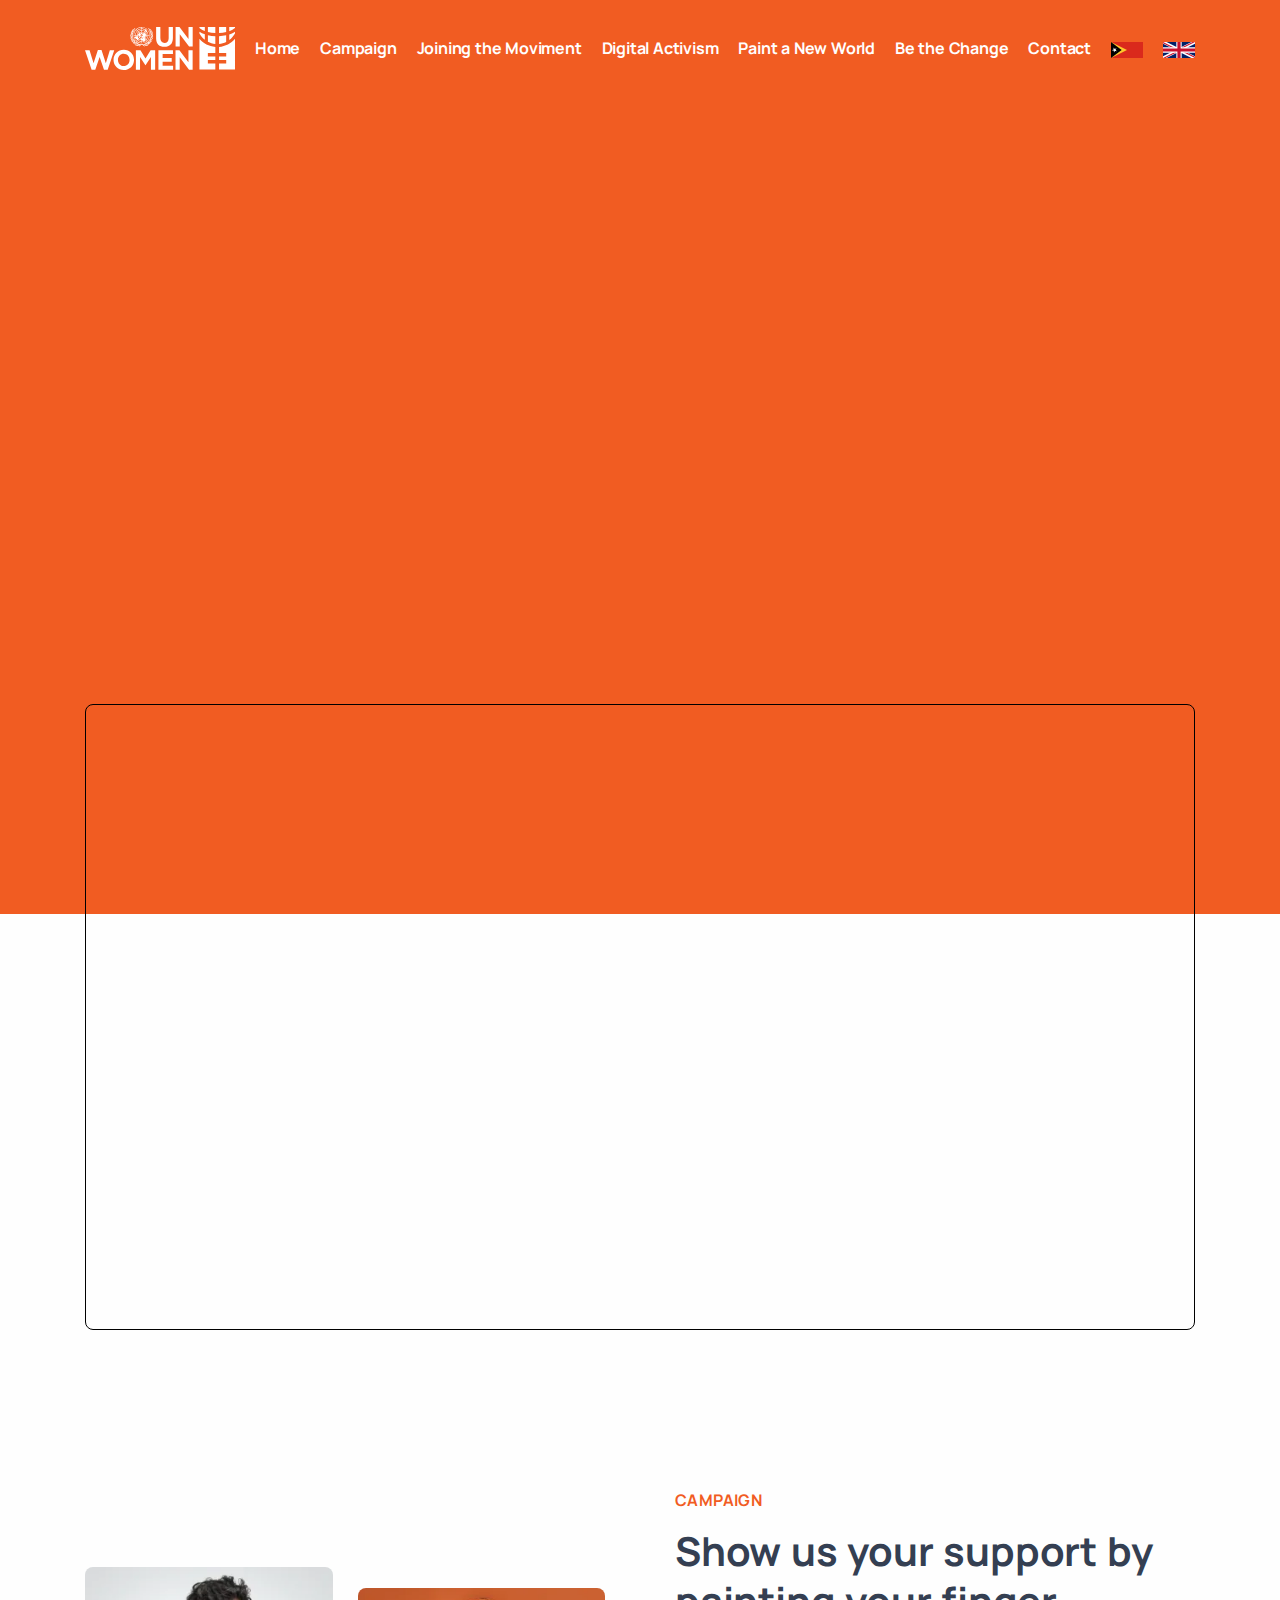
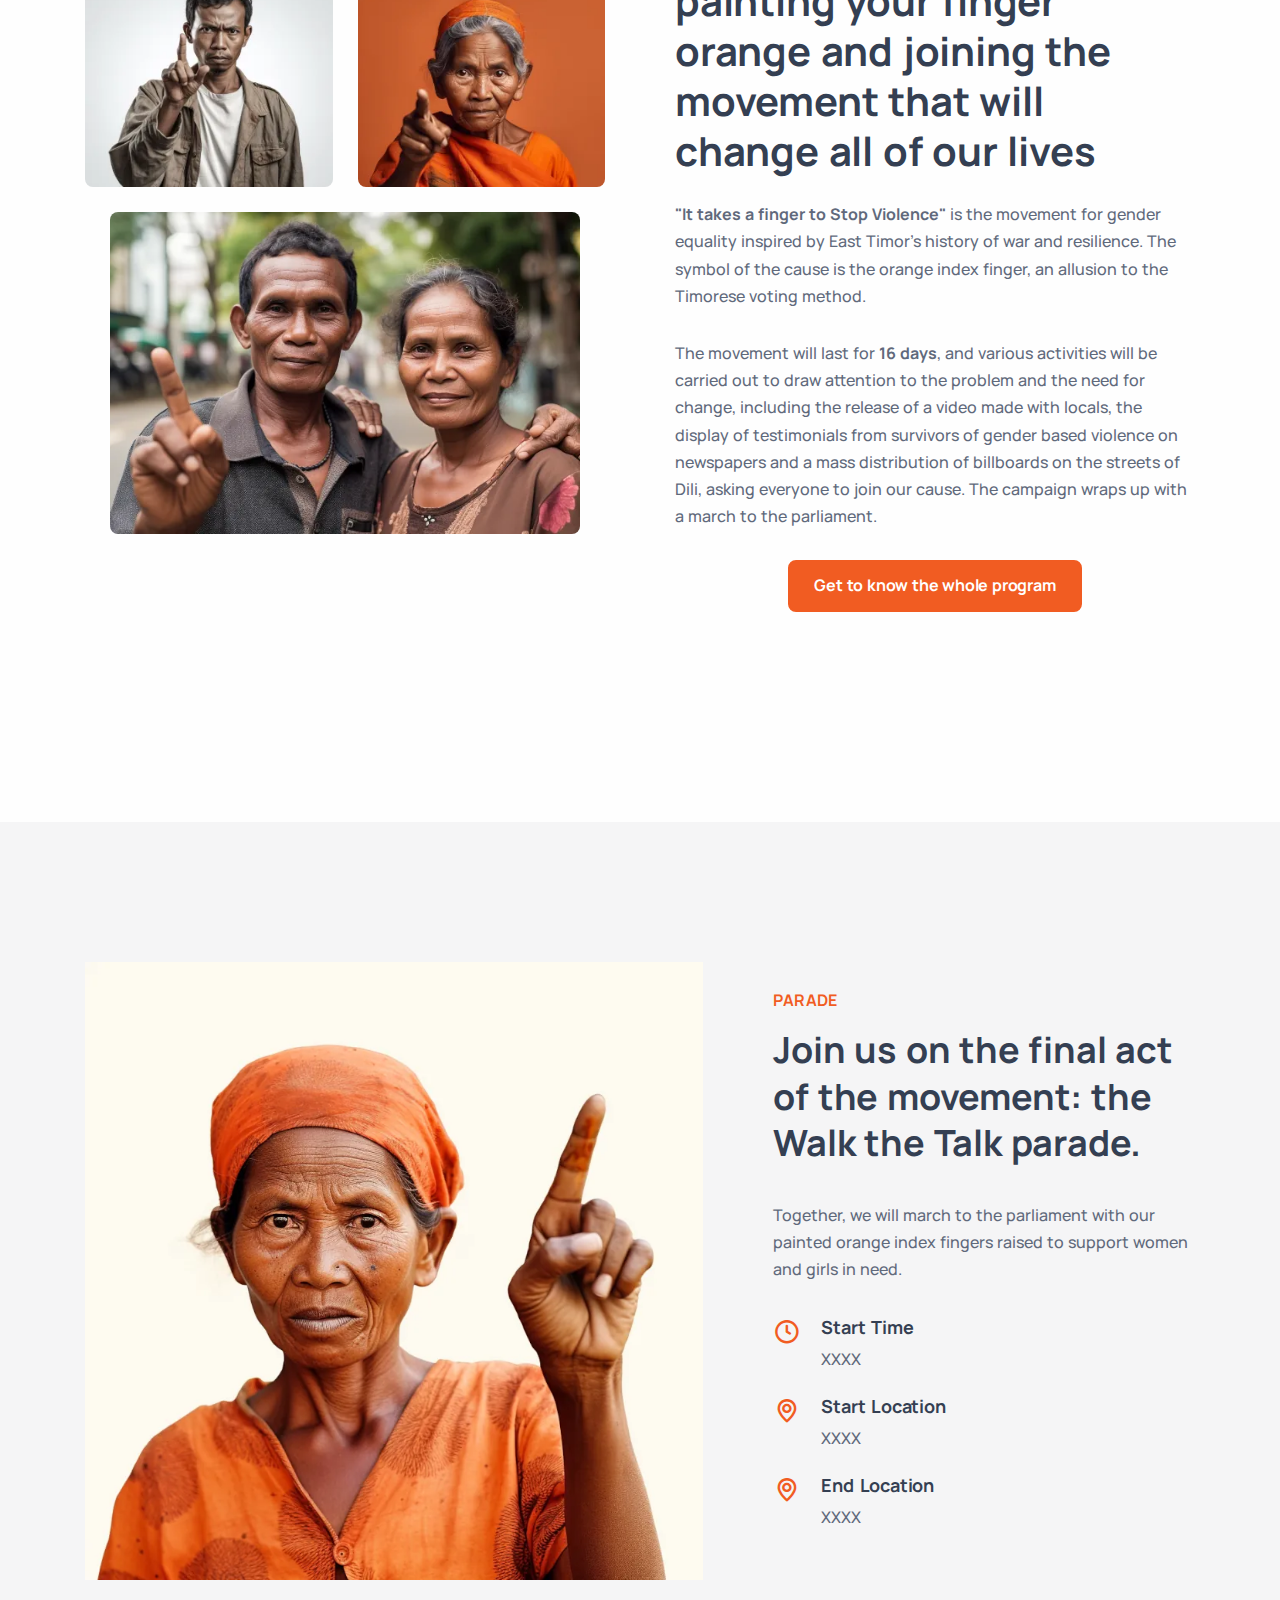
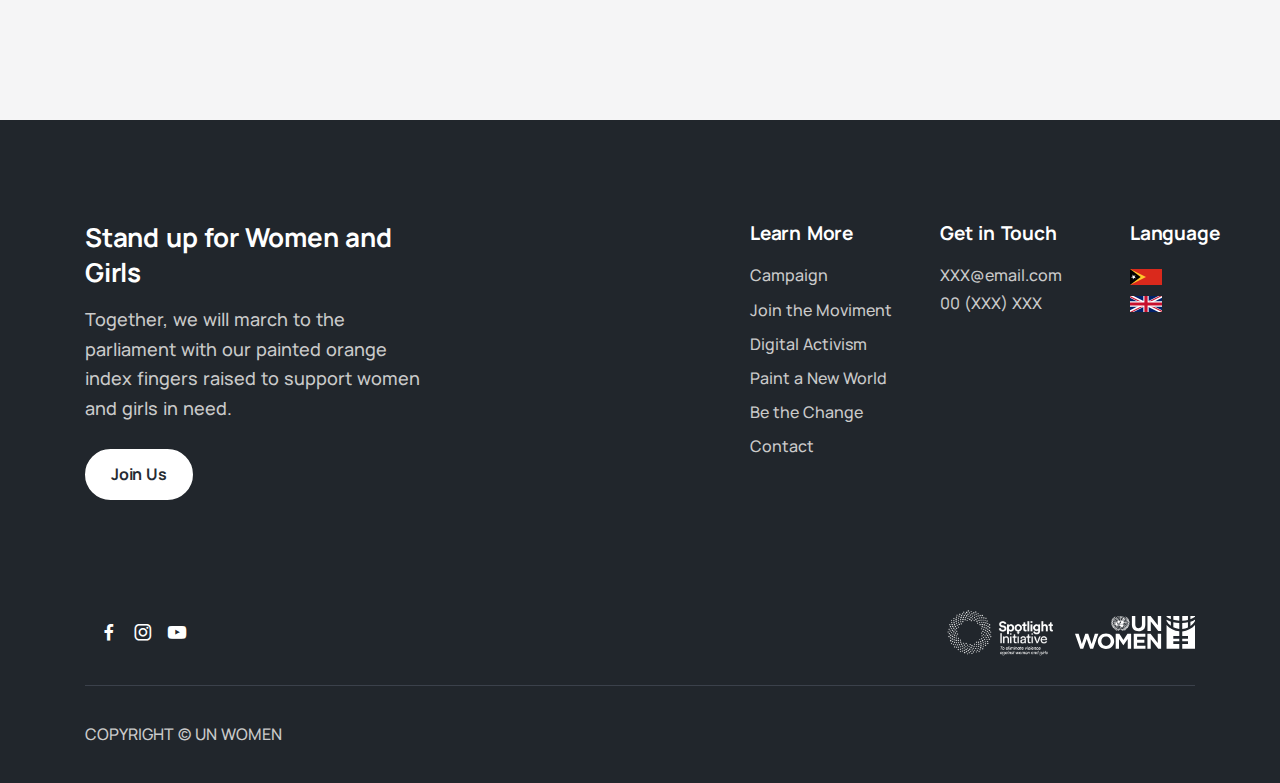
<file: index.html>
<!DOCTYPE html>
<html lang="en">

<head>
  <meta charset="utf-8">
  <meta name="viewport" content="width=device-width, initial-scale=1.0">
  <meta name="description" content="">
  <meta name="keywords" content="">
  <meta name="author" content="">
  <title>UN WOMEN</title>
  <link rel="stylesheet" href="./assets/css/plugins.css">
  <link rel="stylesheet" href="./assets/css/style.css">
</head>

<body class="box-layout">
  <div class="content-wrapper bg-light">
    <header class="position-absolute w-100 pt-1">
      <nav class="navbar navbar-expand-lg classic transparent navbar-dark caret-none">
        <div class="container flex-lg-row flex-nowrap align-items-center">
          <div class="navbar-brand w-100">
            <a href="index.html">
              <img src="assets/img/un-women-logo-no-tag-white-en.svg" alt="">
            </a>
          </div>
          <div class="navbar-collapse offcanvas offcanvas-nav offcanvas-start">
            <div class="offcanvas-header d-lg-none">
              <h3 class="text-white fs-30 mb-0"><img src="assets/img/un-women-logo-no-tag-white-en.svg" alt=""></h3>
              <button type="button" class="btn-close btn-close-white" data-bs-dismiss="offcanvas" aria-label="Close"></button>
            </div>
            <div class="offcanvas-body ms-lg-auto d-flex flex-column h-100">
              <ul class="navbar-nav">
                <li class="nav-item">
                  <a class="nav-link" href="index.html">Home</a>
                </li>
                <li class="nav-item">
                  <a class="nav-link" href="campaign.html">Campaign</a>
                </li>
                <li class="nav-item">
                  <a class="nav-link" href="joining-the-moviment.html">Joining the Moviment</a>
                </li>
                <li class="nav-item">
                  <a class="nav-link" href="digital-activism.html">Digital Activism</a>
                </li>
                <li class="nav-item">
                  <a class="nav-link" href="paint-a-new-world.html">Paint a New World</a>
                </li>
                <li class="nav-item">
                  <a class="nav-link" href="be-the-change.html">Be the Change</a>
                </li>
                <li class="nav-item">
                  <a class="nav-link" href="contact.html">Contact</a>
                </li>
                <li class="nav-item">
                  <a class="nav-link" href="#">
                    <img src="assets/img/timor-leste.svg" alt="">
                  </a>                  
                </li>
                <li class="nav-item">
                  <a class="nav-link" href="#">
                    <img src="assets/img/english.svg" alt="">
                  </a>
                </li>
              </ul>
              <!-- /.navbar-nav -->
            </div>
            <!-- /.offcanvas-body -->
          </div>
          <!-- /.navbar-collapse -->
          <div class="navbar-other ms-lg-4">
            <ul class="navbar-nav flex-row align-items-center ms-auto">
              <li class="nav-item d-lg-none">
                <button class="hamburger offcanvas-nav-btn"><span></span></button>
              </li>
            </ul>
            <!-- /.navbar-nav -->
          </div>
          <!-- /.navbar-other -->
        </div>
        <!-- /.container -->
      </nav>
      <!-- /.navbar -->
    </header>
    <!-- /header -->
    <main>
      <section class="wrapper bg-orange">
        <div class="container pt-17 pt-md-19 pb-21 pb-lg-23 text-center">
          <div class="row">
            <div class="col-lg-10 col-xl-9 col-xxl-8 mx-auto" data-cues="zoomIn" data-group="page-title" data-interval="-200" data-delay="500">
              <h2 class="h6 text-uppercase ls-xl text-white mb-5">Zero tolerance for violence against women and girls</h2>
              <h1 class="display-1 fs-68 lh-xxs mb-8 text-white">We are the Timorese and we are standing up for Women’s Rights!</h1>
              <div class="d-flex justify-content-center mb-4" data-cues="zoomIn" data-group="page-title-buttons" data-delay="900">
                <span><a href="campaign.html" class="btn btn-lg btn-white">Stand Up with Us</a></span>
              </div>
            </div>
            <!-- /column -->
          </div>
          <!-- /.row -->
        </div>
        <!-- /.container -->
      </section>
      <!-- /section -->
      <section class="wrapper bg-light">
        <div class="container py-15 py-md-17 position-relative">
          <figure class="rounded mt-n21 mt-lg-n23 mb-16 mb-md-18 position-relative border-black-s" data-cues="fadeIn" data-delay="250">
            <a href="https://www.youtube.com/watch?v=vTaGjUdF_wg" class="btn btn-circle btn-white btn-play ripple mx-auto position-absolute" style="top:50%; left: 50%; transform: translate(-50%,-50%); z-index:3;" data-glightbox><i class="icn-caret-right"></i></a>
            <video class="w-100 rounded caption-overlay d-block" poster="./assets/img/photos/un-women-video-cover.jpg" src="https://www.youtube.com/watch?v=vTaGjUdF_wg" autoplay loop playsinline muted></video>
          </figure>
          <div class="row gy-10 gy-sm-13 gx-md-8 gx-xl-12 align-items-center mb-10 mb-md-12">
            <div class="col-lg-6">
              <div class="row gx-md-5 gy-5">
                <div class="col-md-6">
                  <figure class="rounded"><img src="./assets/img/photos/home-img-1.webp" alt=""></figure>
                </div>
                <!--/column -->
                <div class="col-md-6 align-self-end">
                  <figure class="rounded"><img src="./assets/img/photos/home-img-2.webp"  alt=""></figure>
                </div>
                <!--/column -->
                <div class="col-12">
                  <figure class="rounded mx-md-5"><img src="./assets/img/photos/home-img-3.webp" alt=""></figure>
                </div>
                <!--/column -->
              </div>
              <!--/.row -->
            </div>
            <!--/column -->
            <div class="col-lg-6">
              <h2 class="fs-16 text-uppercase text-primary mb-3">Campaign</h2>
              <h3 class="display-3 mb-5">Show us your support by painting your finger orange and joining the movement that will change all of our lives</h3>
              <p class="mb-6"><strong>"It takes a finger to Stop Violence"</strong> is the movement for gender equality inspired by East Timor’s history of war and resilience. The symbol of the cause is the orange index finger, an allusion to the Timorese voting method.</p>
              <div class="mb-6">The movement will last for <strong>16 days</strong>, and various activities will be carried out to draw attention to the problem and the need for change, including the release of a video made with locals, the display of testimonials from survivors of gender based violence on newspapers and a mass distribution of billboards on the streets of Dili, asking everyone to join our cause. The campaign wraps up with a march to the parliament.</div>
              <div class="text-center"><a href="joining-the-moviment.html" class="btn btn-primary">Get to know the whole program</a></div>
              <!--/.row -->
            </div>
            <!--/column -->
          </div>
          <!--/.row -->
        </div>
        <!-- /.container -->
      </section>
      <!-- /section -->
      <section class="wrapper bg-soft-ash">
        <div class="container py-14 py-md-17">
          <div class="row gx-lg-8 gx-xl-12 gy-10 align-items-center">
            <div class="col-lg-7">
              <figure><img class="w-auto" src="./assets/img/photos/home-parade.webp" alt="" /></figure>
            </div>
            <!--/column -->
            <div class="col-lg-5">
              <h2 class="fs-16 text-uppercase text-primary mb-3">Parade</h2>
              <h3 class="display-4 mb-7">Join us on the final act of the movement: the Walk the Talk parade.</h3>
              <p class="mb-6">Together, we will march to the parliament with our painted orange index fingers raised to support women and girls in need.</p>
              <div class="d-flex flex-row">
                <div>
                  <div class="icon text-primary fs-28 me-4 mt-n1"> <i class="uil uil-clock"></i> </div>
                </div>
                <div>
                  <h5 class="mb-1">Start Time</h5>
                  <p>XXXX</p>
                </div>
              </div>
              <div class="d-flex flex-row">
                <div>
                  <div class="icon text-primary fs-28 me-4 mt-n1"> <i class="uil uil-map-marker"></i> </div>
                </div>
                <div>
                  <h5 class="mb-1">Start Location</h5>
                  <address>XXXX</address>
                </div>
              </div>
              <div class="d-flex flex-row">
                <div>
                  <div class="icon text-primary fs-28 me-4 mt-n1"> <i class="uil uil-map-marker"></i> </div>
                </div>
                <div>
                  <h5 class="mb-1">End Location</h5>
                  <address>XXXX</address>
                </div>
              </div>
            </div>
            <!--/column -->
          </div>
          <!--/.row -->
        </div>
        <!-- /.container -->
      </section>
      <!-- /section -->
    </main>
  </div>
  <!-- /.content-wrapper -->
  

<footer class="bg-dark text-inverse">
  <div class="container pt-13 pt-md-15 pb-7">
    <div class="row gy-6 gy-lg-0">
      <div class="col-md-4">
        <div class="widget">
          <h3 class="h2 mb-3 text-white">Stand up for Women and Girls</h3>
          <p class="lead mb-5">Together, we will march to the parliament with our painted orange index fingers raised to support women and girls in need.</p>
          <a href="joining-the-moviment.html" class="btn btn-white  rounded-pill">Join Us</a>
        </div>
        <!-- /.widget -->
      </div>
      <!-- /column -->
      <div class="col-md-4 offset-md-3 col-lg-2">
        <div class="widget">
          <h4 class="widget-title text-white mb-3">Learn More</h4>
          <ul class="list-unstyled  mb-0">
            <li><a href="campaign.html">Campaign</a></li>
            <li><a href="joining-the-moviment.html">Join the Moviment</a></li>
            <li><a href="digital-activism.html">Digital Activism</a></li>
            <li><a href="paint-a-new-world.html">Paint a New World</a></li>
            <li><a href="be-the-change.html">Be the Change</a></li>
            <li><a href="contact.html">Contact</a></li>
          </ul>
        </div>
        <!-- /.widget -->
      </div>
      <!-- /column -->
      <div class="col-md-4 col-lg-2">
        <div class="widget">
          <h4 class="widget-title text-white mb-3">Get in Touch</h4>
          <a href="mailto:first.last@email.com">XXX@email.com</a><br /> 00 (XXX) XXX
        </div>
        <!-- /.widget -->
      </div>
      <!-- /column -->
      <div class="col-md-1">
        <div class="widget">
          <h4 class="widget-title text-white mb-3">Language</h4>
          <a href="#"><img src="assets/img/timor-leste.svg" alt=""></a><br />
          <a href="#"><img src="assets/img/english.svg" alt=""></a>
        </div>
        <!-- /.widget -->
      </div>
      <!-- /column -->
    </div>
    <!--/.row -->
    <div class="d-md-flex align-items-center justify-content-between mt-md-15">
      <nav class="nav social social-white text-md-end">
        <a href="#"><i class="uil uil-facebook-f"></i></a>
        <a href="#"><i class="uil uil-instagram"></i></a>
        <a href="#"><i class="uil uil-youtube"></i></a>
      </nav>
      <div class="footer-logos gap-3 d-flex flex-row flex-wrap align-items-center">
        <img src="assets/img/spotlight-initiative-white.webp" alt="">
        <a href="index.html"><img src="assets/img/un-women-logo-no-tag-white-en.svg" alt=""></a>
      </div>
      <!-- /.social -->
    </div>
    <hr class="mt-13 mt-md-4 mb-7" />
    <p class="mb-2 mb-lg-0 text-right">COPYRIGHT © UN WOMEN</p>
  </div>
  <!-- /.container -->
</footer>
 
  <script src="./assets/js/plugins.js"></script>
  <script src="./assets/js/theme.js"></script>
</body>

</html>
</file>
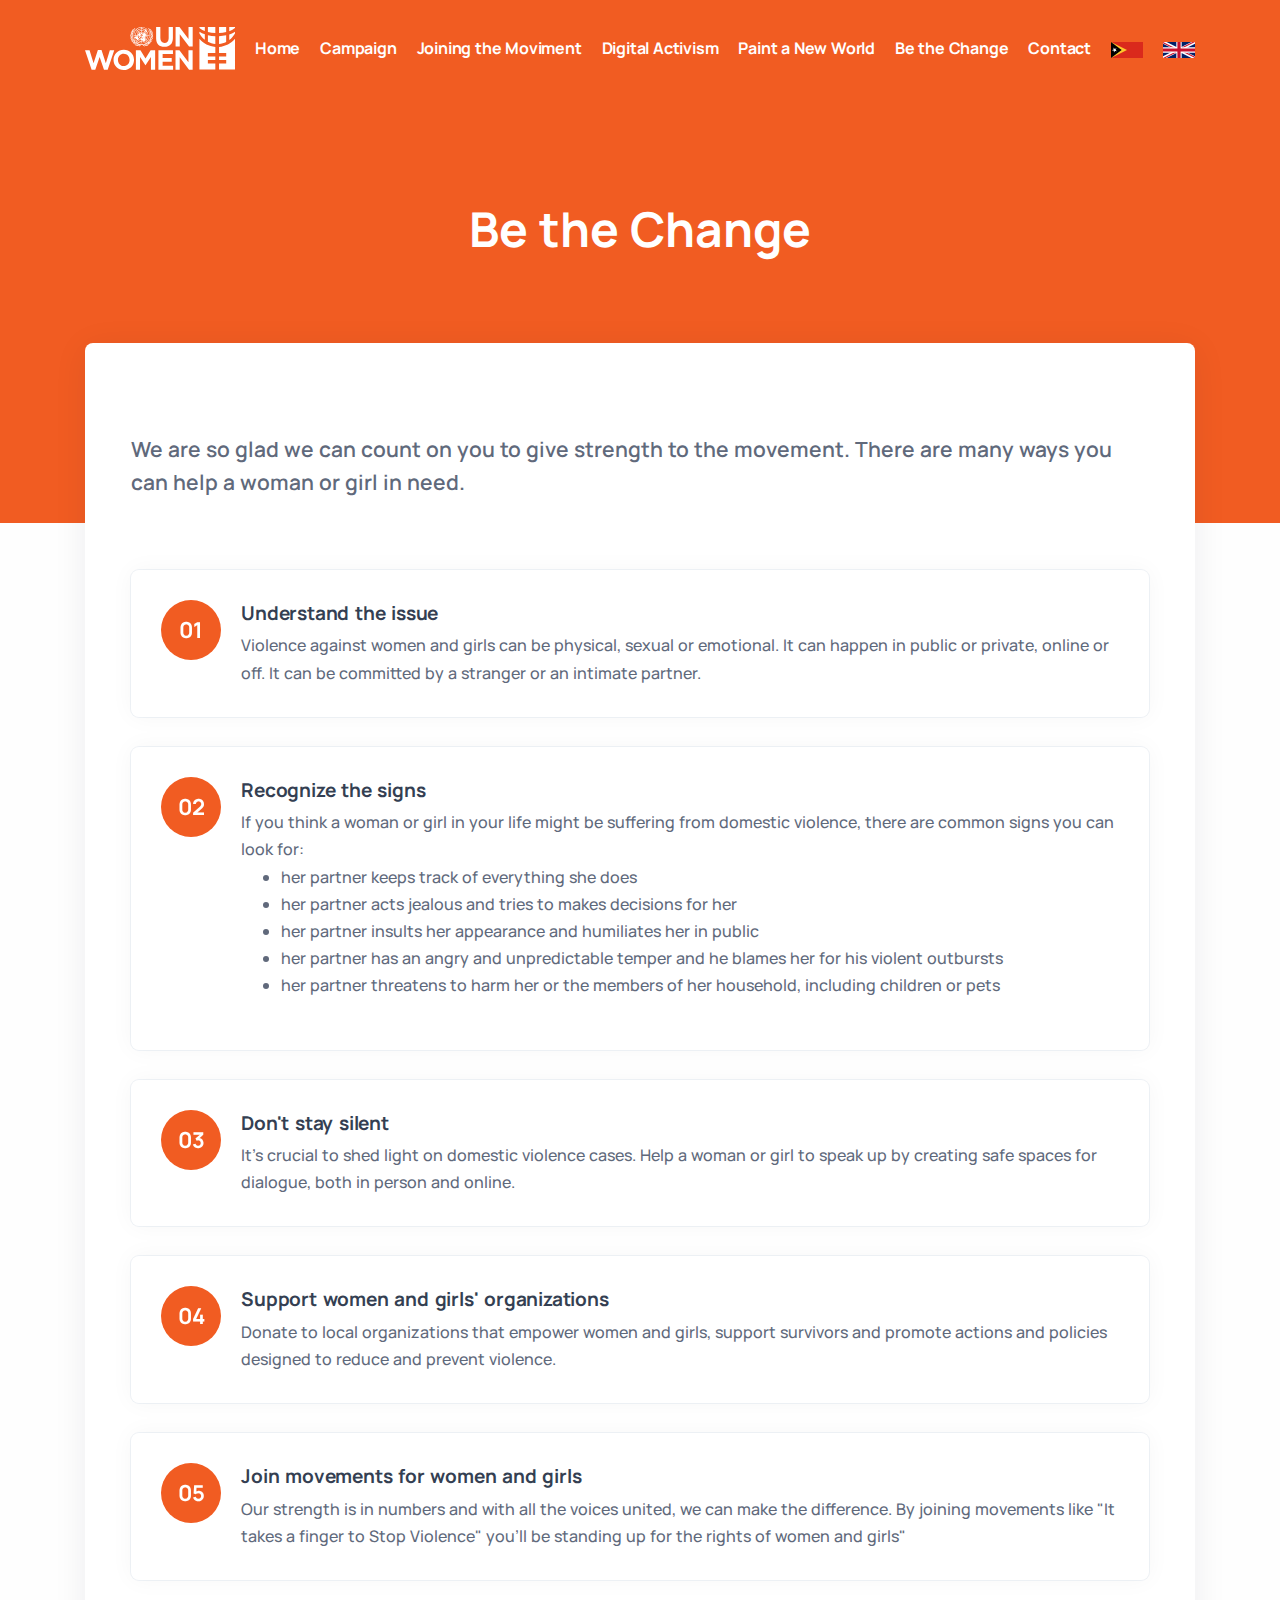
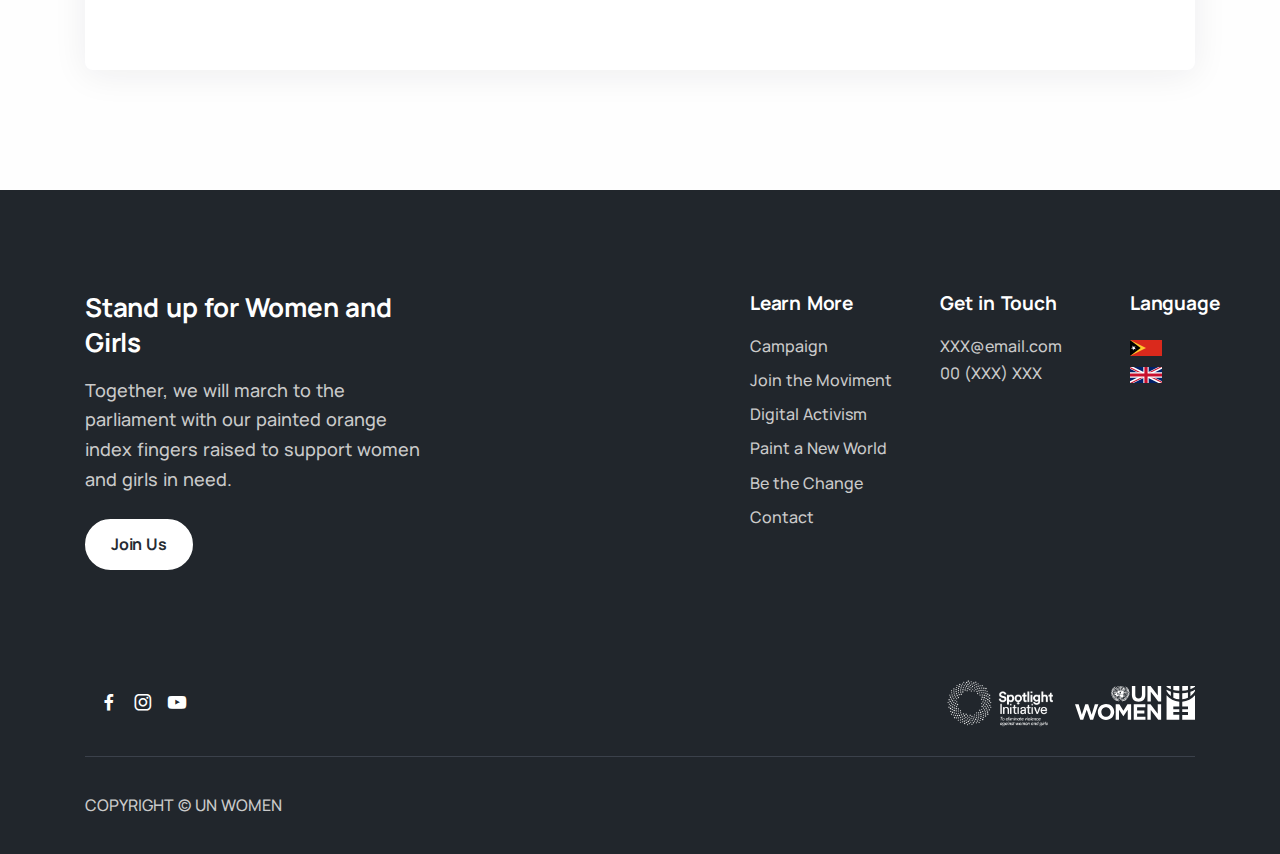
<file: be-the-change.html>
<!DOCTYPE html>
<html lang="en">

<head>
  <meta charset="utf-8">
  <meta name="viewport" content="width=device-width, initial-scale=1.0">
  <meta name="description" content="">
  <meta name="keywords" content="">
  <meta name="author" content="">
  <title>UN WOMAN</title>
  <link rel="shortcut icon" href="./assets/img/favicon.png">
  <link rel="stylesheet" href="./assets/css/plugins.css">
  <link rel="stylesheet" href="./assets/css/style.css">
</head>

<body class="box-layout">
  <div class="content-wrapper bg-light">
    <header class="position-absolute w-100 pt-1">
      <nav class="navbar navbar-expand-lg classic transparent navbar-dark caret-none">
        <div class="container flex-lg-row flex-nowrap align-items-center">
          <div class="navbar-brand w-100">
            <a href="index.html">
              <img src="assets/img/un-women-logo-no-tag-white-en.svg" alt="">
            </a>
          </div>
          <div class="navbar-collapse offcanvas offcanvas-nav offcanvas-start">
            <div class="offcanvas-header d-lg-none">
              <h3 class="text-white fs-30 mb-0"><img src="assets/img/un-women-logo-no-tag-white-en.svg" alt=""></h3>
              <button type="button" class="btn-close btn-close-white" data-bs-dismiss="offcanvas" aria-label="Close"></button>
            </div>
            <div class="offcanvas-body ms-lg-auto d-flex flex-column h-100">
              <ul class="navbar-nav">
                <li class="nav-item">
                  <a class="nav-link" href="index.html">Home</a>
                </li>
                <li class="nav-item">
                  <a class="nav-link" href="campaign.html">Campaign</a>
                </li>
                <li class="nav-item">
                  <a class="nav-link" href="joining-the-moviment.html">Joining the Moviment</a>
                </li>
                <li class="nav-item">
                  <a class="nav-link" href="digital-activism.html">Digital Activism</a>
                </li>
                <li class="nav-item">
                  <a class="nav-link" href="paint-a-new-world.html">Paint a New World</a>
                </li>
                <li class="nav-item">
                  <a class="nav-link" href="be-the-change.html">Be the Change</a>
                </li>
                <li class="nav-item">
                  <a class="nav-link" href="contact.html">Contact</a>
                </li>
                <li class="nav-item">
                  <a class="nav-link" href="#">
                    <img src="assets/img/timor-leste.svg" alt="">
                  </a>                  
                </li>
                <li class="nav-item">
                  <a class="nav-link" href="#">
                    <img src="assets/img/english.svg" alt="">
                  </a>
                </li>
              </ul>
              <!-- /.navbar-nav -->
            </div>
            <!-- /.offcanvas-body -->
          </div>
          <!-- /.navbar-collapse -->
          <div class="navbar-other ms-lg-4">
            <ul class="navbar-nav flex-row align-items-center ms-auto">
              <li class="nav-item d-lg-none">
                <button class="hamburger offcanvas-nav-btn"><span></span></button>
              </li>
            </ul>
            <!-- /.navbar-nav -->
          </div>
          <!-- /.navbar-other -->
        </div>
        <!-- /.container -->
      </nav>
      <!-- /.navbar -->
    </header>
    <!-- /header -->
    <main>
      <section class="wrapper bg-orange">
          <div class="container pt-18 pt-md-20 pb-21 pb-md-21 text-center">
              <div class="row">
                <div class="col-sm-10 col-md-8 col-lg-6 col-xl-6 col-xxl-5 mx-auto">
                  <h1 class="display-1 text-white mb-3">Be the Change</h1>
                </div>
                <!-- /column -->
              </div>
              <!-- /.row -->
            </div>
            <!-- /.container -->
      </section>
      <!-- /section -->
      <section class="wrapper bg-light">
        <div class="container pb-14 pb-md-16">
          <div class="row">
            <div class="col mt-n19">
              <div class="card shadow-lg">
                <div class="col-11 mx-auto pt-14 pb-14">
                    <div class="lead fs-lg pb-10">
                      <p class="fw-semibold">We are so glad we can count on you to give strength to the movement. There are many ways you can help a woman or girl in need.</p>                 
                    </div>
                    <div class="card">
                      <div class="card-body p-6">
                        <div class="d-flex flex-row">
                          <div>
                            <span class="icon btn btn-circle btn-lg bg-orange pe-none me-4"><span class="number text-white">01</span></span>
                          </div>
                          <div>
                            <h4 class="mb-1">Understand the issue</h4>
                            <p class="mb-0">Violence against women and girls can be physical, sexual or emotional. It can happen in public or private, online or off. It can be committed by a stranger or an intimate partner.</p>
                          </div>
                        </div>
                      </div>
                      <!--/.card-body -->
                    </div>
                      <!--/.card -->
                    <div class="card mt-6">
                      <div class="card-body p-6">
                        <div class="d-flex flex-row">
                          <div>
                            <span class="icon btn btn-circle btn-lg bg-orange pe-none me-4"><span class="number text-white">02</span></span>
                          </div>
                          <div>
                            <h4 class="mb-1">Recognize the signs</h4>
                            <p class="mb-0">If you think a woman or girl in your life might be suffering from domestic violence, there are common signs you can look for:</p>
                            <ul>
                              <li>her partner keeps track of everything she does</li>
                              <li>her partner acts jealous and tries to makes decisions for her</li>
                              <li>her partner insults her appearance and humiliates her in public</li>
                              <li>her partner has an angry and unpredictable temper and he blames her for his violent outbursts</li>
                              <li>her partner threatens to harm her or the members of her household, including children or pets</li>
                            </ul>                            
                          </div>
                        </div>
                      </div>
                      <!--/.card-body -->
                    </div>
                      <!--/.card -->
                    <div class="card mt-6">
                      <div class="card-body p-6">
                        <div class="d-flex flex-row">
                          <div>
                            <span class="icon btn btn-circle btn-lg bg-orange pe-none me-4"><span class="number text-white">03</span></span>
                          </div>
                          <div>
                            <h4 class="mb-1">Don't stay silent</h4>
                            <p class="mb-0">It's crucial to shed light on domestic violence cases. Help a woman or girl to speak up by creating safe spaces for dialogue, both in person and online.</p>                           
                          </div>
                        </div>
                      </div>
                      <!--/.card-body -->
                    </div>
                      <!--/.card -->
                    <div class="card mt-6">
                      <div class="card-body p-6">
                        <div class="d-flex flex-row">
                          <div>
                            <span class="icon btn btn-circle btn-lg bg-orange pe-none me-4"><span class="number text-white">04</span></span>
                          </div>
                          <div>
                            <h4 class="mb-1">Support women and girls' organizations</h4>
                            <p class="mb-0">Donate to local organizations that empower women and girls, support survivors and promote actions and policies designed to reduce and prevent violence.</p>                           
                          </div>
                        </div>
                      </div>
                      <!--/.card-body -->
                    </div>
                      <!--/.card --> 
                    <div class="card mt-6">
                      <div class="card-body p-6">
                        <div class="d-flex flex-row">
                          <div>
                            <span class="icon btn btn-circle btn-lg bg-orange pe-none me-4"><span class="number text-white">05</span></span>
                          </div>
                          <div>
                            <h4 class="mb-1">Join movements for women and girls</h4>
                            <p class="mb-0">Our strength is in numbers and with all the voices united, we can make the difference. By joining movements like "It takes a finger to Stop Violence" you'll be standing up for the rights of women and girls"</p>                           
                          </div>
                        </div>
                      </div>
                      <!--/.card-body -->
                    </div>
                      <!--/.card -->                     
                    
                </div>
                  <!-- /column -->
              </div>
              <!-- /.card -->
            </div>
            <!-- /column -->
          </div>
          <!-- /.row -->
        </div>
        <!-- /.container -->
      </section>
      <!-- /section -->
    </main>
  </div>
  <!-- /.content-wrapper -->
  <footer class="bg-dark text-inverse">
    <div class="container pt-13 pt-md-15 pb-7">
      <div class="row gy-6 gy-lg-0">
        <div class="col-md-4">
          <div class="widget">
            <h3 class="h2 mb-3 text-white">Stand up for Women and Girls</h3>
            <p class="lead mb-5">Together, we will march to the parliament with our painted orange index fingers raised to support women and girls in need.</p>
            <a href="joining-the-moviment.html" class="btn btn-white  rounded-pill">Join Us</a>
          </div>
          <!-- /.widget -->
        </div>
        <!-- /column -->
        <div class="col-md-4 offset-md-3 col-lg-2">
          <div class="widget">
            <h4 class="widget-title text-white mb-3">Learn More</h4>
            <ul class="list-unstyled  mb-0">
              <li><a href="campaign.html">Campaign</a></li>
              <li><a href="joining-the-moviment.html">Join the Moviment</a></li>
              <li><a href="digital-activism.html">Digital Activism</a></li>
              <li><a href="paint-a-new-world.html">Paint a New World</a></li>
              <li><a href="be-the-change.html">Be the Change</a></li>
              <li><a href="contact.html">Contact</a></li>
            </ul>
          </div>
          <!-- /.widget -->
        </div>
        <!-- /column -->
        <div class="col-md-4 col-lg-2">
          <div class="widget">
            <h4 class="widget-title text-white mb-3">Get in Touch</h4>
            <a href="mailto:first.last@email.com">XXX@email.com</a><br /> 00 (XXX) XXX
          </div>
          <!-- /.widget -->
        </div>
        <!-- /column -->
        <div class="col-md-1">
          <div class="widget">
            <h4 class="widget-title text-white mb-3">Language</h4>
            <a href="#"><img src="assets/img/timor-leste.svg" alt=""></a><br />
            <a href="#"><img src="assets/img/english.svg" alt=""></a>
          </div>
          <!-- /.widget -->
        </div>
        <!-- /column -->
      </div>
      <!--/.row -->
      <div class="d-md-flex align-items-center justify-content-between mt-md-15">
        <nav class="nav social social-white text-md-end">
          <a href="#"><i class="uil uil-facebook-f"></i></a>
          <a href="#"><i class="uil uil-instagram"></i></a>
          <a href="#"><i class="uil uil-youtube"></i></a>
        </nav>
        <div class="footer-logos gap-3 d-flex flex-row flex-wrap align-items-center">
          <img src="assets/img/spotlight-initiative-white.webp" alt="">
          <a href="index.html"><img src="assets/img/un-women-logo-no-tag-white-en.svg" alt=""></a>
        </div>
        <!-- /.social -->
      </div>
      <hr class="mt-13 mt-md-4 mb-7" />
      <p class="mb-2 mb-lg-0 text-right">COPYRIGHT © UN WOMEN</p>
    </div>
    <!-- /.container -->
  </footer>
  
  <script src="./assets/js/plugins.js"></script>
  <script src="./assets/js/theme.js"></script>
</body>

</html>
</file>
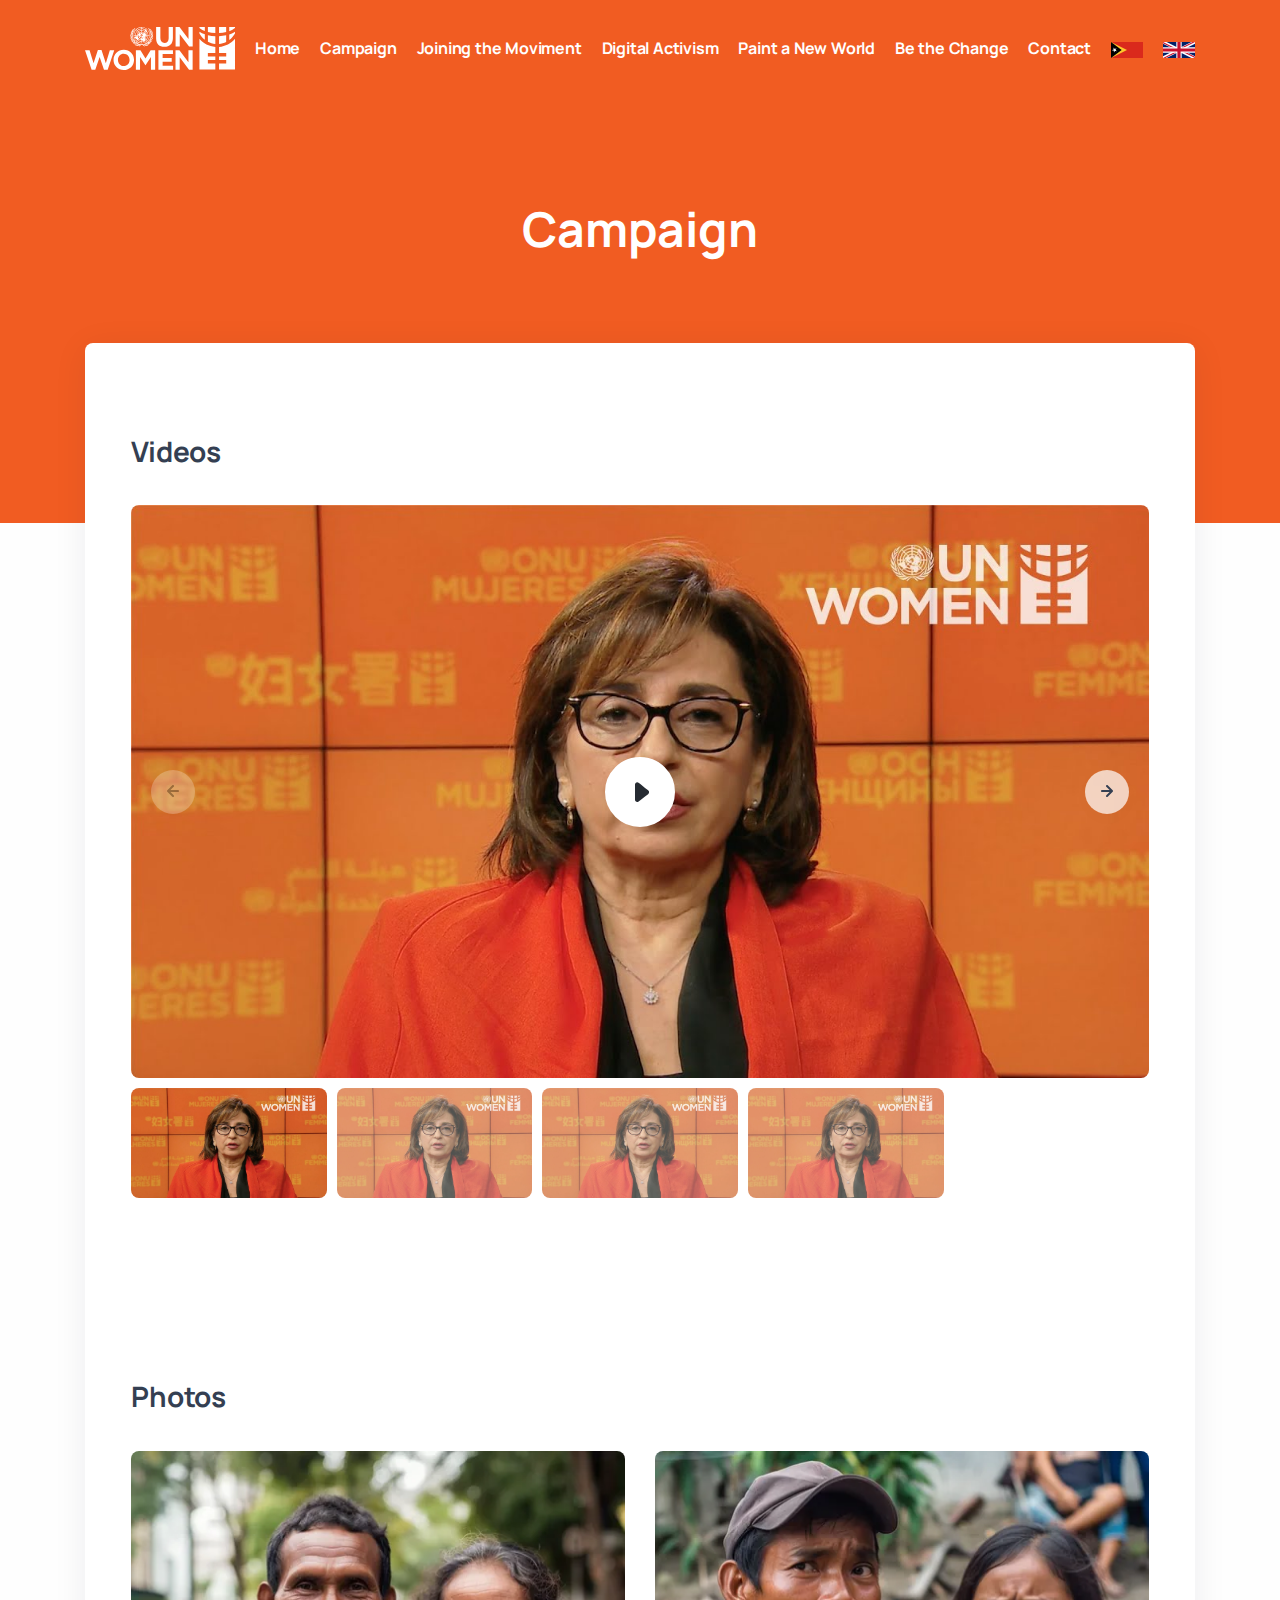
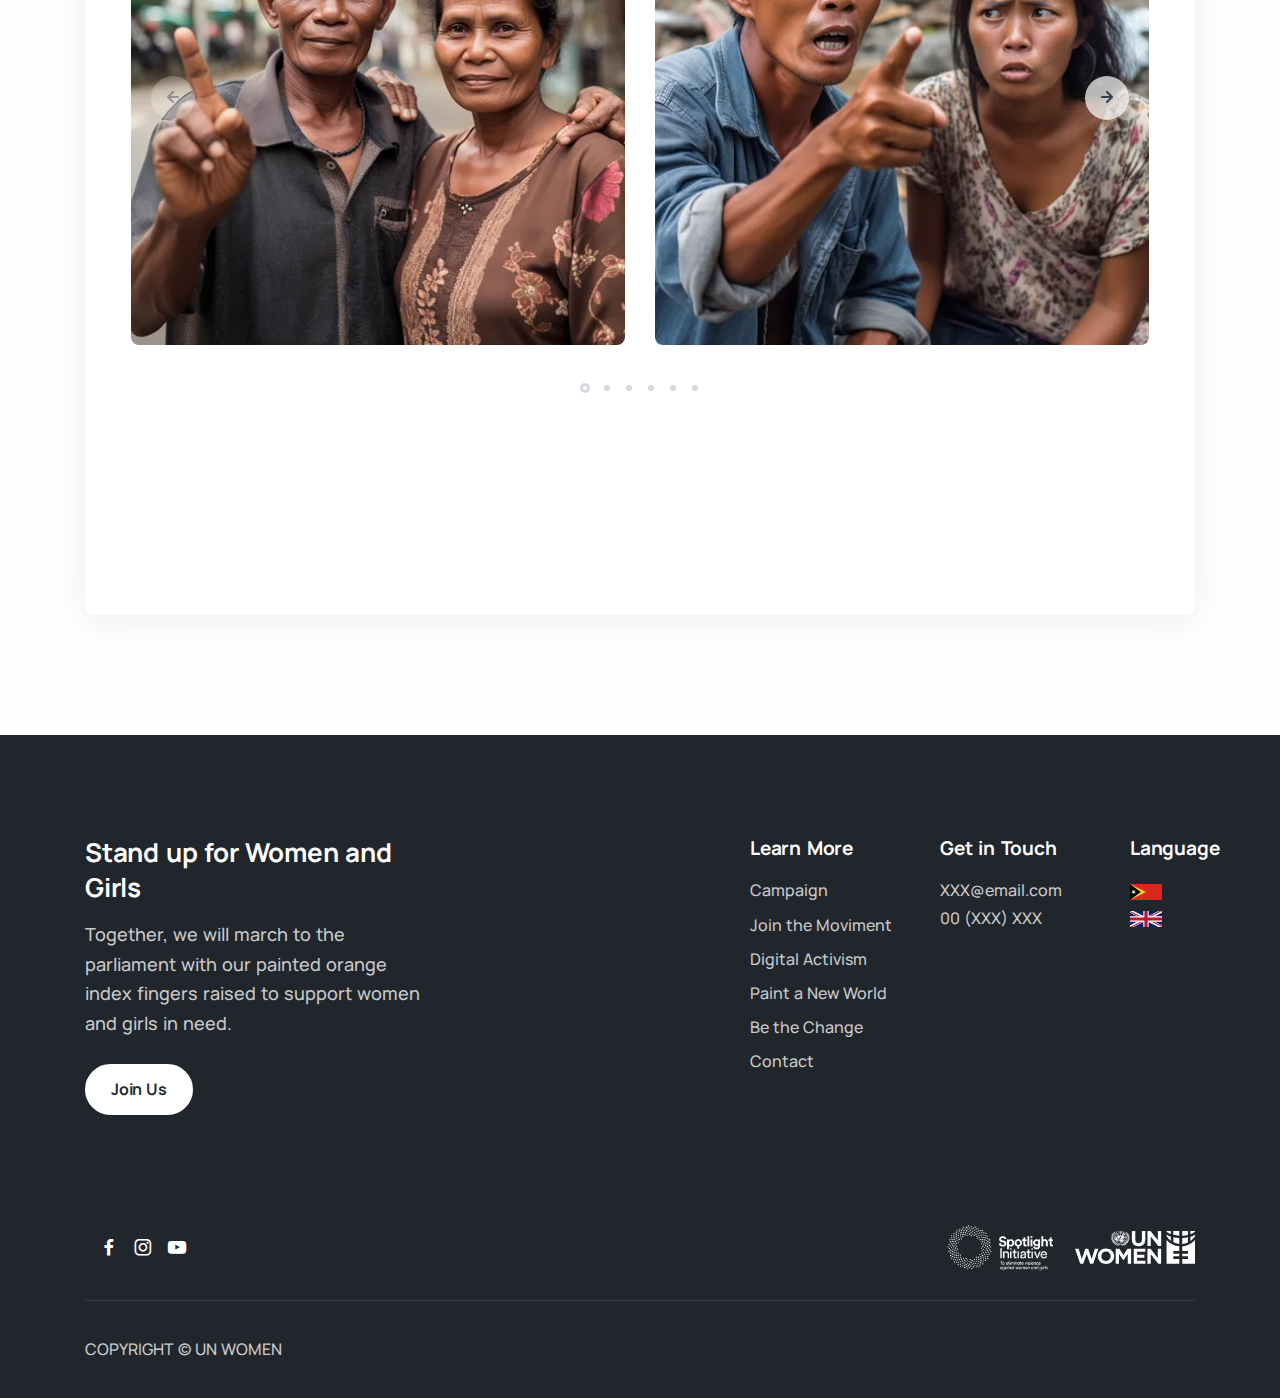
<file: campaign.html>
<!DOCTYPE html>
<html lang="en">

<head>
  <meta charset="utf-8">
  <meta name="viewport" content="width=device-width, initial-scale=1.0">
  <meta name="description" content="">
  <meta name="keywords" content="">
  <meta name="author" content="">
  <title>UN WOMAN</title>
  <link rel="shortcut icon" href="./assets/img/favicon.png">
  <link rel="stylesheet" href="./assets/css/plugins.css">
  <link rel="stylesheet" href="./assets/css/style.css">
</head>

<body class="box-layout">
  <div class="content-wrapper bg-light">
    <header class="position-absolute w-100 pt-1">
      <nav class="navbar navbar-expand-lg classic transparent navbar-dark caret-none">
        <div class="container flex-lg-row flex-nowrap align-items-center">
          <div class="navbar-brand w-100">
            <a href="index.html">
              <img src="assets/img/un-women-logo-no-tag-white-en.svg" alt="">
            </a>
          </div>
          <div class="navbar-collapse offcanvas offcanvas-nav offcanvas-start">
            <div class="offcanvas-header d-lg-none">
              <h3 class="text-white fs-30 mb-0"><img src="assets/img/un-women-logo-no-tag-white-en.svg" alt=""></h3>
              <button type="button" class="btn-close btn-close-white" data-bs-dismiss="offcanvas" aria-label="Close"></button>
            </div>
            <div class="offcanvas-body ms-lg-auto d-flex flex-column h-100">
              <ul class="navbar-nav">
                <li class="nav-item">
                  <a class="nav-link" href="index.html">Home</a>
                </li>
                <li class="nav-item">
                  <a class="nav-link" href="campaign.html">Campaign</a>
                </li>
                <li class="nav-item">
                  <a class="nav-link" href="joining-the-moviment.html">Joining the Moviment</a>
                </li>
                <li class="nav-item">
                  <a class="nav-link" href="digital-activism.html">Digital Activism</a>
                </li>
                <li class="nav-item">
                  <a class="nav-link" href="paint-a-new-world.html">Paint a New World</a>
                </li>
                <li class="nav-item">
                  <a class="nav-link" href="be-the-change.html">Be the Change</a>
                </li>
                <li class="nav-item">
                  <a class="nav-link" href="contact.html">Contact</a>
                </li>
                <li class="nav-item">
                  <a class="nav-link" href="#">
                    <img src="assets/img/timor-leste.svg" alt="">
                  </a>                  
                </li>
                <li class="nav-item">
                  <a class="nav-link" href="#">
                    <img src="assets/img/english.svg" alt="">
                  </a>
                </li>
              </ul>
              <!-- /.navbar-nav -->
            </div>
            <!-- /.offcanvas-body -->
          </div>
          <!-- /.navbar-collapse -->
          <div class="navbar-other ms-lg-4">
            <ul class="navbar-nav flex-row align-items-center ms-auto">
              <li class="nav-item d-lg-none">
                <button class="hamburger offcanvas-nav-btn"><span></span></button>
              </li>
            </ul>
            <!-- /.navbar-nav -->
          </div>
          <!-- /.navbar-other -->
        </div>
        <!-- /.container -->
      </nav>
      <!-- /.navbar -->
    </header>
    <!-- /header -->
    <main>
      <section class="wrapper bg-orange">
          <div class="container pt-18 pt-md-20 pb-21 pb-md-21 text-center">
              <div class="row">
                <div class="col-sm-10 col-md-8 col-lg-6 col-xl-6 col-xxl-5 mx-auto">
                  <h1 class="display-1 text-white mb-3">Campaign</h1>
                </div>
                <!-- /column -->
              </div>
              <!-- /.row -->
            </div>
            <!-- /.container -->
      </section>
      <!-- /section -->
      <section class="wrapper bg-light">
          <div class="container pb-14 pb-md-16">
            <div class="row">
              <div class="col mt-n19">
                <div class="card shadow-lg">
                  <div class="col-11 mx-auto pt-14 pb-14">
                      <h2 class="display-6 pb-5">Videos</h2>
                      <div class="swiper-container swiper-thumbs-container dots-over mb-17 mb-md-19" data-margin="10" data-dots="false" data-nav="true" data-thumbs="true">
                        <div class="swiper">
                          <div class="swiper-wrapper">
                            <div class="swiper-slide">
                              <figure class="rounded position-relative">
                                <a href="https://www.youtube.com/watch?v=vTaGjUdF_wg" class="btn btn-circle btn-white btn-play ripple mx-auto position-absolute" style="top:50%; left: 50%; transform: translate(-50%,-50%); z-index:3;" data-glightbox data-gallery="v1"><i class="icn-caret-right"></i></a>
                                  <img src="./assets/img/photos/un-women-video-cover.jpg" alt="" />                                
                              </figure>
                            </div>
                            <!--/.swiper-slide -->
                            <div class="swiper-slide">
                              <figure class="rounded position-relative">
                                <a href="https://www.youtube.com/watch?v=vTaGjUdF_wg" class="btn btn-circle btn-white btn-play ripple mx-auto position-absolute" style="top:50%; left: 50%; transform: translate(-50%,-50%); z-index:3;" data-glightbox data-gallery="v1"><i class="icn-caret-right"></i></a>
                                  <img src="./assets/img/photos/un-women-video-cover.jpg" alt="" />                                
                              </figure>
                            </div>
                            <!--/.swiper-slide -->
                            <div class="swiper-slide">
                              <figure class="rounded position-relative">
                                <a href="https://www.youtube.com/watch?v=vTaGjUdF_wg" class="btn btn-circle btn-white btn-play ripple mx-auto position-absolute" style="top:50%; left: 50%; transform: translate(-50%,-50%); z-index:3;" data-glightbox data-gallery="v1"><i class="icn-caret-right"></i></a>
                                  <img src="./assets/img/photos/un-women-video-cover.jpg" alt="" />                                
                              </figure>
                            </div>
                            <!--/.swiper-slide -->
                            <div class="swiper-slide">
                              <figure class="rounded position-relative">
                                <a href="https://www.youtube.com/watch?v=vTaGjUdF_wg" class="btn btn-circle btn-white btn-play ripple mx-auto position-absolute" style="top:50%; left: 50%; transform: translate(-50%,-50%); z-index:3;" data-glightbox data-gallery="v1"><i class="icn-caret-right"></i></a>
                                  <img src="./assets/img/photos/un-women-video-cover.jpg" alt="" />                                
                              </figure>
                            </div>
                            <!--/.swiper-slide -->
                          </div>
                          <!--/.swiper-wrapper -->
                        </div>
                        <!-- /.swiper -->
                        <div class="swiper swiper-thumbs">
                          <div class="swiper-wrapper">
                            <div class="swiper-slide"><img src="./assets/img/photos/un-women-video-cover.jpg" class="rounded" alt="" /></div>
                            <div class="swiper-slide"><img src="./assets/img/photos/un-women-video-cover.jpg" class="rounded" alt="" /></div>
                            <div class="swiper-slide"><img src="./assets/img/photos/un-women-video-cover.jpg" class="rounded" alt="" /></div>
                            <div class="swiper-slide"><img src="./assets/img/photos/un-women-video-cover.jpg" class="rounded" alt="" /></div>
                          </div>
                          <!--/.swiper-wrapper -->
                        </div>
                        <!-- /.swiper -->
                      </div>
                      <!-- /.swiper-container -->   
                      <h2 class="display-6 pb-5">Photos</h2>          
                      <div class="swiper-container blog grid-view mb-17 mb-md-19" data-margin="30" data-nav="true" data-dots="true" data-items-xxl="3" data-items-md="2" data-items-xs="1">
                        <div class="swiper">
                          <div class="swiper-wrapper">
                            <div class="swiper-slide">
                              <figure class="rounded">
                                <a href="./assets/img/photos/henriquedemoraes_a_full_body_photo_of_a_Timorese_couple_holding_678e14b3-cded-4186-b379-f57df0ca8854.webp" data-glightbox data-gallery="g1">
                                  <img src="./assets/img/photos/henriquedemoraes_a_full_body_photo_of_a_Timorese_couple_holding_678e14b3-cded-4186-b379-f57df0ca8854.webp" alt="" />
                                </a>
                              </figure>
                            </div>
                            <!--/.swiper-slide -->
                            <div class="swiper-slide">
                              <figure class="rounded">
                                <a href="./assets/img/photos/henriquedemoraes_a_Timorese_man_with_angry_face_pointing_index__221aa086-967e-4470-b21c-f20199cb5a84.webp" data-glightbox data-gallery="g1">
                                  <img src="./assets/img/photos/henriquedemoraes_a_Timorese_man_with_angry_face_pointing_index__221aa086-967e-4470-b21c-f20199cb5a84.webp" alt="" />
                                </a>
                                </figure>
                            </div>
                            <!--/.swiper-slide -->
                            <div class="swiper-slide">
                              <figure class="rounded">
                                <a href="./assets/img/photos/henriquedemoraes_a_Timorese_man_with_serious_expression_raising_85d79b0b-3219-4a55-bd78-cc1d0d2070f1.webp" data-glightbox data-gallery="g1">
                                  <img src="./assets/img/photos/henriquedemoraes_a_Timorese_man_with_serious_expression_raising_85d79b0b-3219-4a55-bd78-cc1d0d2070f1.webp" alt="" />
                                </a>
                              </figure>
                            </div>
                            <!--/.swiper-slide -->
                            <div class="swiper-slide">
                              <figure class="rounded">
                                <a href="./assets/img/photos/henriquedemoraes_An_East_Timorese_girl_with_serious_expression__b651cb23-83a2-42e0-8fec-403e6d2d4060.webp" data-glightbox data-gallery="g1">
                                  <img src="./assets/img/photos/henriquedemoraes_An_East_Timorese_girl_with_serious_expression__b651cb23-83a2-42e0-8fec-403e6d2d4060.webp" alt="" />
                                </a>
                              </figure>
                            </div>
                            <!--/.swiper-slide -->
                            <div class="swiper-slide">
                              <figure class="rounded">
                                <a href="./assets/img/photos/henriquedemoraes_portrait_of_a_Timorese_young_girl_with_serious_3b01a377-31cf-4f89-8eaf-8d62f3f7a7f5.webp" data-glightbox data-gallery="g1">
                                  <img src="./assets/img/photos/henriquedemoraes_portrait_of_a_Timorese_young_girl_with_serious_3b01a377-31cf-4f89-8eaf-8d62f3f7a7f5.webp" alt="" />
                                </a>
                              </figure>
                            </div>
                            <!--/.swiper-slide -->
                            <div class="swiper-slide">
                              <figure class="rounded">
                                <a href="./assets/img/photos/henriquedemoraes_An_East_Timorese_man_with_serious_expression_r_995b828c-1a21-4f36-9805-8d3d0ebb40b5.webp" data-glightbox data-gallery="g1">
                                  <img src="./assets/img/photos/henriquedemoraes_An_East_Timorese_man_with_serious_expression_r_995b828c-1a21-4f36-9805-8d3d0ebb40b5.webp" alt="" />
                                </a>
                              </figure>
                            </div>
                            <!--/.swiper-slide -->
                            <div class="swiper-slide">
                              <figure class="rounded">
                                <a href="./assets/img/photos/henriquedemoraes_a_Timorese_young_woman_with_serious_expression_00199cb2-4d64-4876-857c-023a971b5038.webp" data-glightbox data-gallery="g1">
                                  <img src="./assets/img/photos/henriquedemoraes_a_Timorese_young_woman_with_serious_expression_00199cb2-4d64-4876-857c-023a971b5038.webp" alt="" />
                                </a>
                              </figure>
                            </div>
                            <!--/.swiper-slide -->
                          </div>
                          <!--/.swiper-wrapper -->
                        </div>
                        <!-- /.swiper -->
                      </div>
                      <!-- /.swiper-container -->                       
                  </div>
                  <!-- /column -->
                </div>
                <!-- /.card -->
              </div>
              <!-- /column -->
            </div>
            <!-- /.row -->
          </div>
          <!-- /.container -->
      </section>
      <!-- /section -->
    </main>
  </div>
  <!-- /.content-wrapper -->
  <footer class="bg-dark text-inverse">
    <div class="container pt-13 pt-md-15 pb-7">
      <div class="row gy-6 gy-lg-0">
        <div class="col-md-4">
          <div class="widget">
            <h3 class="h2 mb-3 text-white">Stand up for Women and Girls</h3>
            <p class="lead mb-5">Together, we will march to the parliament with our painted orange index fingers raised to support women and girls in need.</p>
            <a href="joining-the-moviment.html" class="btn btn-white  rounded-pill">Join Us</a>
          </div>
          <!-- /.widget -->
        </div>
        <!-- /column -->
        <div class="col-md-4 offset-md-3 col-lg-2">
          <div class="widget">
            <h4 class="widget-title text-white mb-3">Learn More</h4>
            <ul class="list-unstyled  mb-0">
              <li><a href="campaign.html">Campaign</a></li>
              <li><a href="joining-the-moviment.html">Join the Moviment</a></li>
              <li><a href="digital-activism.html">Digital Activism</a></li>
              <li><a href="paint-a-new-world.html">Paint a New World</a></li>
              <li><a href="be-the-change.html">Be the Change</a></li>
              <li><a href="contact.html">Contact</a></li>
            </ul>
          </div>
          <!-- /.widget -->
        </div>
        <!-- /column -->
        <div class="col-md-4 col-lg-2">
          <div class="widget">
            <h4 class="widget-title text-white mb-3">Get in Touch</h4>
            <a href="mailto:first.last@email.com">XXX@email.com</a><br /> 00 (XXX) XXX
          </div>
          <!-- /.widget -->
        </div>
        <!-- /column -->
        <div class="col-md-1">
          <div class="widget">
            <h4 class="widget-title text-white mb-3">Language</h4>
            <a href="#"><img src="assets/img/timor-leste.svg" alt=""></a><br />
            <a href="#"><img src="assets/img/english.svg" alt=""></a>
          </div>
          <!-- /.widget -->
        </div>
        <!-- /column -->
      </div>
      <!--/.row -->
      <div class="d-md-flex align-items-center justify-content-between mt-md-15">
        <nav class="nav social social-white text-md-end">
          <a href="#"><i class="uil uil-facebook-f"></i></a>
          <a href="#"><i class="uil uil-instagram"></i></a>
          <a href="#"><i class="uil uil-youtube"></i></a>
        </nav>
        <div class="footer-logos gap-3 d-flex flex-row flex-wrap align-items-center">
          <img src="assets/img/spotlight-initiative-white.webp" alt="">
          <a href="index.html"><img src="assets/img/un-women-logo-no-tag-white-en.svg" alt=""></a>
        </div>
        <!-- /.social -->
      </div>
      <hr class="mt-13 mt-md-4 mb-7" />
      <p class="mb-2 mb-lg-0 text-right">COPYRIGHT © UN WOMEN</p>
    </div>
    <!-- /.container -->
  </footer>
  
  <script src="./assets/js/plugins.js"></script>
  <script src="./assets/js/theme.js"></script>
</body>

</html>
</file>
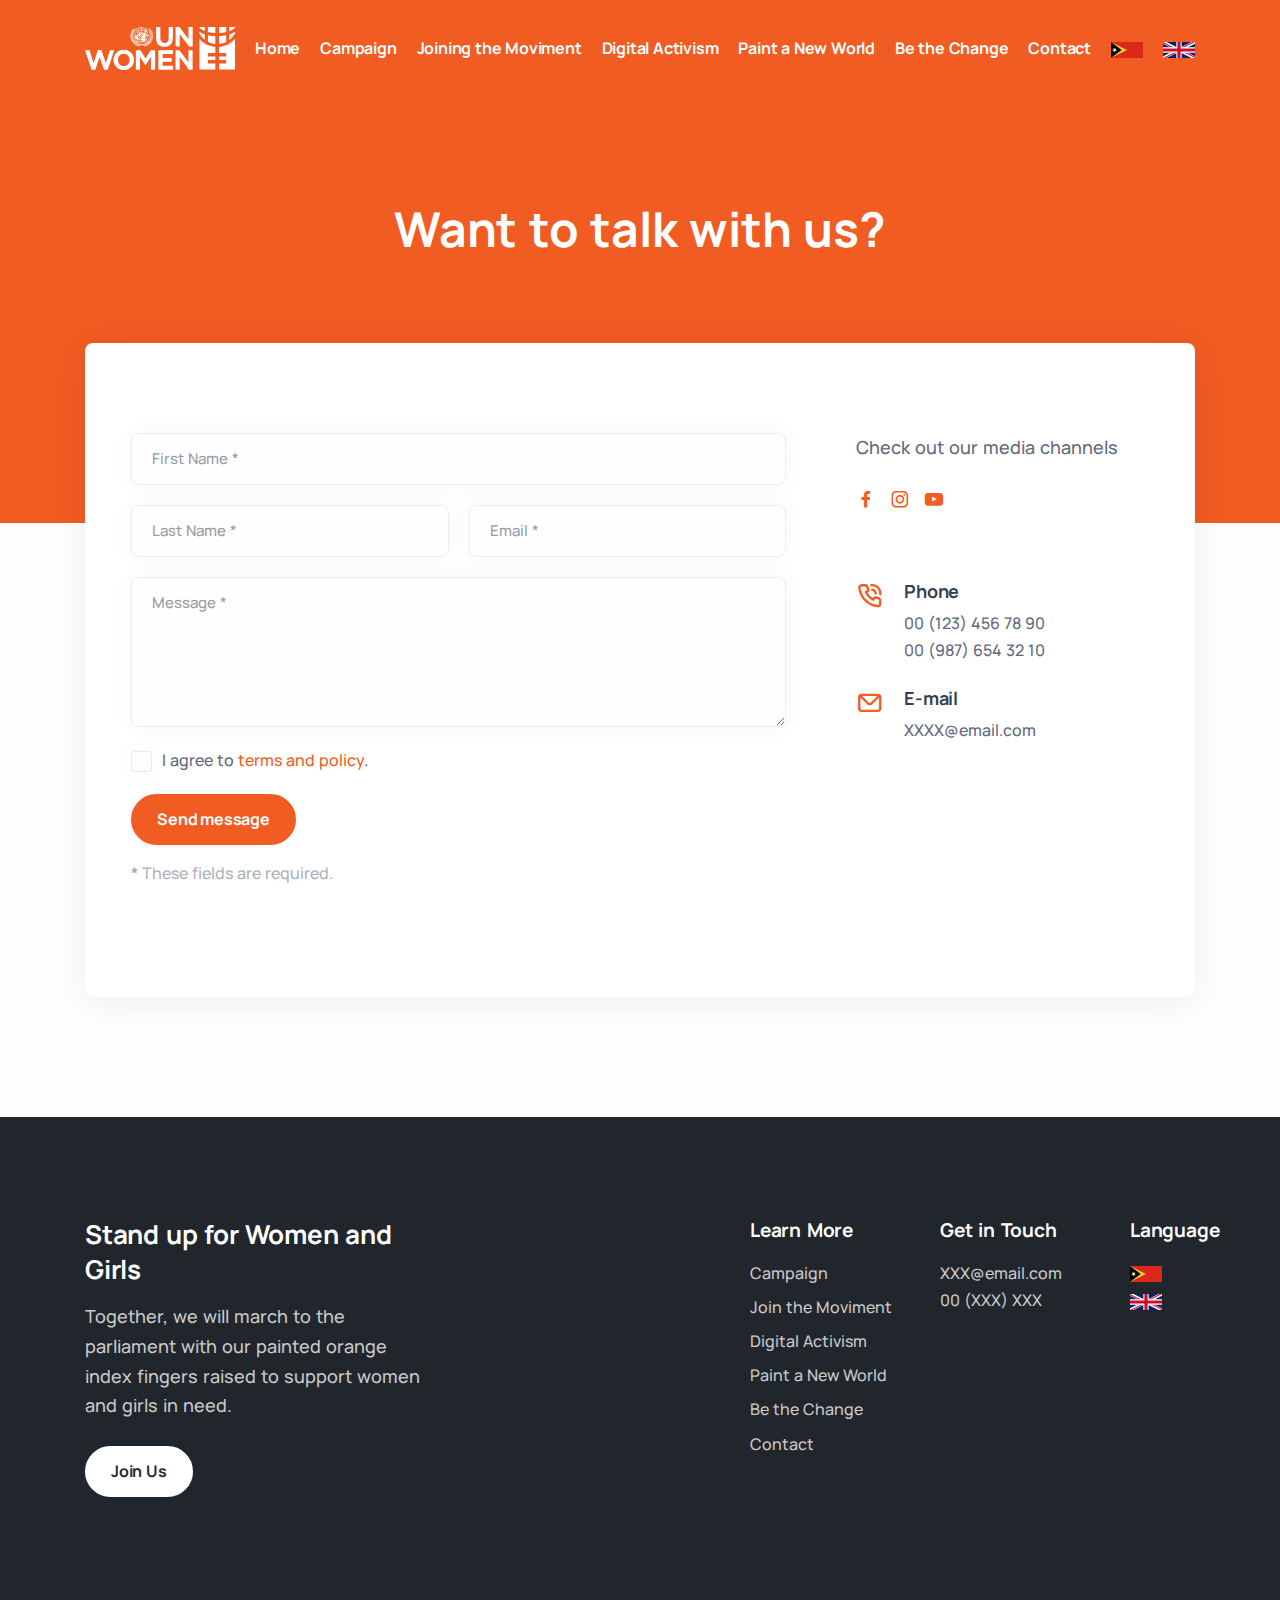
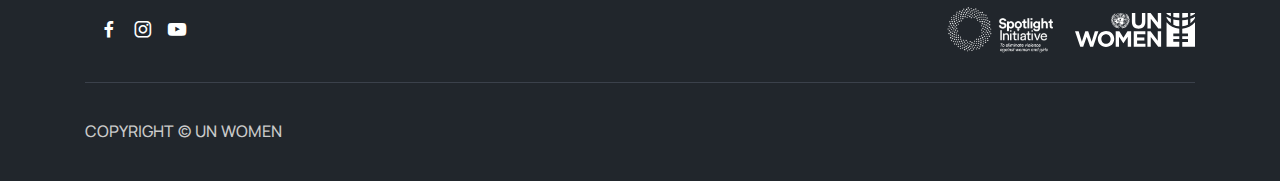
<file: contact.html>
<!DOCTYPE html>
<html lang="en">

<head>
  <meta charset="utf-8">
  <meta name="viewport" content="width=device-width, initial-scale=1.0">
  <meta name="description" content="">
  <meta name="keywords" content="">
  <meta name="author" content="">
  <title>UN WOMEN</title>
  <link rel="shortcut icon" href="./assets/img/favicon.png">
  <link rel="stylesheet" href="./assets/css/plugins.css">
  <link rel="stylesheet" href="./assets/css/style.css">
</head>

<body class="box-layout">
  <div class="content-wrapper bg-light">
    <header class="position-absolute w-100 pt-1">
      <nav class="navbar navbar-expand-lg classic transparent navbar-dark caret-none">
        <div class="container flex-lg-row flex-nowrap align-items-center">
          <div class="navbar-brand w-100">
            <a href="index.html">
              <img src="assets/img/un-women-logo-no-tag-white-en.svg" alt="">
            </a>
          </div>
          <div class="navbar-collapse offcanvas offcanvas-nav offcanvas-start">
            <div class="offcanvas-header d-lg-none">
              <h3 class="text-white fs-30 mb-0"><img src="assets/img/un-women-logo-no-tag-white-en.svg" alt=""></h3>
              <button type="button" class="btn-close btn-close-white" data-bs-dismiss="offcanvas" aria-label="Close"></button>
            </div>
            <div class="offcanvas-body ms-lg-auto d-flex flex-column h-100">
              <ul class="navbar-nav">
                <li class="nav-item">
                  <a class="nav-link" href="index.html">Home</a>
                </li>
                <li class="nav-item">
                  <a class="nav-link" href="campaign.html">Campaign</a>
                </li>
                <li class="nav-item">
                  <a class="nav-link" href="joining-the-moviment.html">Joining the Moviment</a>
                </li>
                <li class="nav-item">
                  <a class="nav-link" href="digital-activism.html">Digital Activism</a>
                </li>
                <li class="nav-item">
                  <a class="nav-link" href="paint-a-new-world.html">Paint a New World</a>
                </li>
                <li class="nav-item">
                  <a class="nav-link" href="be-the-change.html">Be the Change</a>
                </li>
                <li class="nav-item">
                  <a class="nav-link" href="contact.html">Contact</a>
                </li>
                <li class="nav-item">
                  <a class="nav-link" href="#">
                    <img src="assets/img/timor-leste.svg" alt="">
                  </a>                  
                </li>
                <li class="nav-item">
                  <a class="nav-link" href="#">
                    <img src="assets/img/english.svg" alt="">
                  </a>
                </li>
              </ul>
              <!-- /.navbar-nav -->
            </div>
            <!-- /.offcanvas-body -->
          </div>
          <!-- /.navbar-collapse -->
          <div class="navbar-other ms-lg-4">
            <ul class="navbar-nav flex-row align-items-center ms-auto">
              <li class="nav-item d-lg-none">
                <button class="hamburger offcanvas-nav-btn"><span></span></button>
              </li>
            </ul>
            <!-- /.navbar-nav -->
          </div>
          <!-- /.navbar-other -->
        </div>
        <!-- /.container -->
      </nav>
      <!-- /.navbar -->
    </header>
    <!-- /header -->
    <main>
      <section class="wrapper bg-orange">
          <div class="container pt-18 pt-md-20 pb-21 pb-md-21 text-center">
              <div class="row">
                <div class="col-sm-10 col-md-8 col-lg-6 col-xl-6 col-xxl-5 mx-auto">
                  <h1 class="display-1 text-white mb-3">Want to talk with us?</h1>
                </div>
                <!-- /column -->
              </div>
              <!-- /.row -->
            </div>
            <!-- /.container -->
      </section>
      <!-- /section -->
      <section class="wrapper bg-light">
          <div class="container pb-14 pb-md-16">
            <div class="row">
              <div class="col mt-n19">
                <div class="card shadow-lg">
                  <div class="col-11 mx-auto pt-14 pb-14">
                      <div class="row gy-10 gx-lg-8 gx-xl-12">
                        <div class="col-lg-8">
                          <form class="contact-form needs-validation" method="post" action="./assets/php/contact.php" novalidate>
                            <div class="messages"></div>
                            <div class="row gx-4">
                              <div class="col-md-12">
                                <div class="form-floating mb-4">
                                  <input id="form_name" type="text" name="name" class="form-control" placeholder="Jane" required>
                                  <label for="form_name">First Name *</label>
                                  <div class="valid-feedback"> Looks good! </div>
                                  <div class="invalid-feedback"> Please enter your first name. </div>
                                </div>
                              </div>
                              <!-- /column -->
                              <div class="col-md-6">
                                <div class="form-floating mb-4">
                                  <input id="form_lastname" type="text" name="surname" class="form-control" placeholder="Doe" required>
                                  <label for="form_lastname">Last Name *</label>
                                  <div class="valid-feedback"> Looks good! </div>
                                  <div class="invalid-feedback"> Please enter your last name. </div>
                                </div>
                              </div>
                              <!-- /column -->
                              <div class="col-md-6">
                                <div class="form-floating mb-4">
                                  <input id="form_email" type="email" name="email" class="form-control" placeholder="jane.doe@example.com" required>
                                  <label for="form_email">Email *</label>
                                  <div class="valid-feedback"> Looks good! </div>
                                  <div class="invalid-feedback"> Please provide a valid email address. </div>
                                </div>
                              </div>
                              <!-- /column -->
                              <div class="col-12">
                                <div class="form-floating mb-4">
                                  <textarea id="form_message" name="message" class="form-control" placeholder="Your message" style="height: 150px" required></textarea>
                                  <label for="form_message">Message *</label>
                                  <div class="valid-feedback"> Looks good! </div>
                                  <div class="invalid-feedback"> Please enter your messsage. </div>
                                </div>
                              </div>
                              <!-- /column -->
                              <div class="col-12">
                                <div class="form-check mb-4">
                                  <input class="form-check-input" type="checkbox" value="" id="invalidCheck" required>
                                  <label class="form-check-label" for="invalidCheck"> I agree to <a href="#" class="hover">terms and policy</a>. </label>
                                  <div class="invalid-feedback"> You must agree before submitting. </div>
                                </div>
                              </div>
                              <!-- /column -->
                              <div class="col-12">
                                <input type="submit" class="btn btn-primary rounded-pill btn-send mb-3" value="Send message">
                                <p class="text-muted"><strong>*</strong> These fields are required.</p>
                              </div>
                              <!-- /column -->
                            </div>
                            <!-- /.row -->
                          </form>
                          <!-- /form -->
                        </div>
                        <!--/column -->
                        <div class="col-lg-4">
                          <p class="lead">Check out our media channels</p>
                          <div class="d-flex flex-row mb-11">
                            <nav class="nav social social-orange">
                              <a href="#"><i class="uil uil-facebook-f"></i></a>
                              <a href="#"><i class="uil uil-instagram"></i></a>
                              <a href="#"><i class="uil uil-youtube"></i></a>
                            </nav>
                          </div>
                          <div class="d-flex flex-row">
                            <div>
                              <div class="icon text-primary fs-28 me-4 mt-n1"> <i class="uil uil-phone-volume"></i> </div>
                            </div>
                            <div>
                              <h5 class="mb-1">Phone</h5>
                              <p>00 (123) 456 78 90 <br />00 (987) 654 32 10</p>
                            </div>
                          </div>
                          <div class="d-flex flex-row">
                            <div>
                              <div class="icon text-primary fs-28 me-4 mt-n1"> <i class="uil uil-envelope"></i> </div>
                            </div>
                            <div>
                              <h5 class="mb-1">E-mail</h5>
                              <p class="mb-0"><a href="mailto:XXXX@email.com" class="link-body">XXXX@email.com</a></p>
                            </div>
                          </div>
                        </div>
                        <!--/column -->
                      </div>
                      <!--/.row -->
                    </div>
                    <!-- /column -->
                </div>
                <!-- /.card -->
              </div>
              <!-- /column -->
            </div>
            <!-- /.row -->
          </div>
          <!-- /.container -->
        </section>
        <!-- /section -->
      </main>
  </div>
  <!-- /.content-wrapper -->
  <footer class="bg-dark text-inverse">
    <div class="container pt-13 pt-md-15 pb-7">
      <div class="row gy-6 gy-lg-0">
        <div class="col-md-4">
          <div class="widget">
            <h3 class="h2 mb-3 text-white">Stand up for Women and Girls</h3>
            <p class="lead mb-5">Together, we will march to the parliament with our painted orange index fingers raised to support women and girls in need.</p>
            <a href="joining-the-moviment.html" class="btn btn-white  rounded-pill">Join Us</a>
          </div>
          <!-- /.widget -->
        </div>
        <!-- /column -->
        <div class="col-md-4 offset-md-3 col-lg-2">
          <div class="widget">
            <h4 class="widget-title text-white mb-3">Learn More</h4>
            <ul class="list-unstyled  mb-0">
              <li><a href="campaign.html">Campaign</a></li>
              <li><a href="joining-the-moviment.html">Join the Moviment</a></li>
              <li><a href="digital-activism.html">Digital Activism</a></li>
              <li><a href="paint-a-new-world.html">Paint a New World</a></li>
              <li><a href="be-the-change.html">Be the Change</a></li>
              <li><a href="contact.html">Contact</a></li>
            </ul>
          </div>
          <!-- /.widget -->
        </div>
        <!-- /column -->
        <div class="col-md-4 col-lg-2">
          <div class="widget">
            <h4 class="widget-title text-white mb-3">Get in Touch</h4>
            <a href="mailto:first.last@email.com">XXX@email.com</a><br /> 00 (XXX) XXX
          </div>
          <!-- /.widget -->
        </div>
        <!-- /column -->
        <div class="col-md-1">
          <div class="widget">
            <h4 class="widget-title text-white mb-3">Language</h4>
            <a href="#"><img src="assets/img/timor-leste.svg" alt=""></a><br />
            <a href="#"><img src="assets/img/english.svg" alt=""></a>
          </div>
          <!-- /.widget -->
        </div>
        <!-- /column -->
      </div>
      <!--/.row -->
      <div class="d-md-flex align-items-center justify-content-between mt-md-15">
        <nav class="nav social social-white text-md-end">
          <a href="#"><i class="uil uil-facebook-f"></i></a>
          <a href="#"><i class="uil uil-instagram"></i></a>
          <a href="#"><i class="uil uil-youtube"></i></a>
        </nav>
        <div class="footer-logos gap-3 d-flex flex-row flex-wrap align-items-center">
          <img src="assets/img/spotlight-initiative-white.webp" alt="">
          <a href="index.html"><img src="assets/img/un-women-logo-no-tag-white-en.svg" alt=""></a>
        </div>
        <!-- /.social -->
      </div>
      <hr class="mt-13 mt-md-4 mb-7" />
      <p class="mb-2 mb-lg-0 text-right">COPYRIGHT © UN WOMEN</p>
    </div>
    <!-- /.container -->
  </footer>
  
  <script src="./assets/js/plugins.js"></script>
  <script src="./assets/js/theme.js"></script>
</body>

</html>
</file>
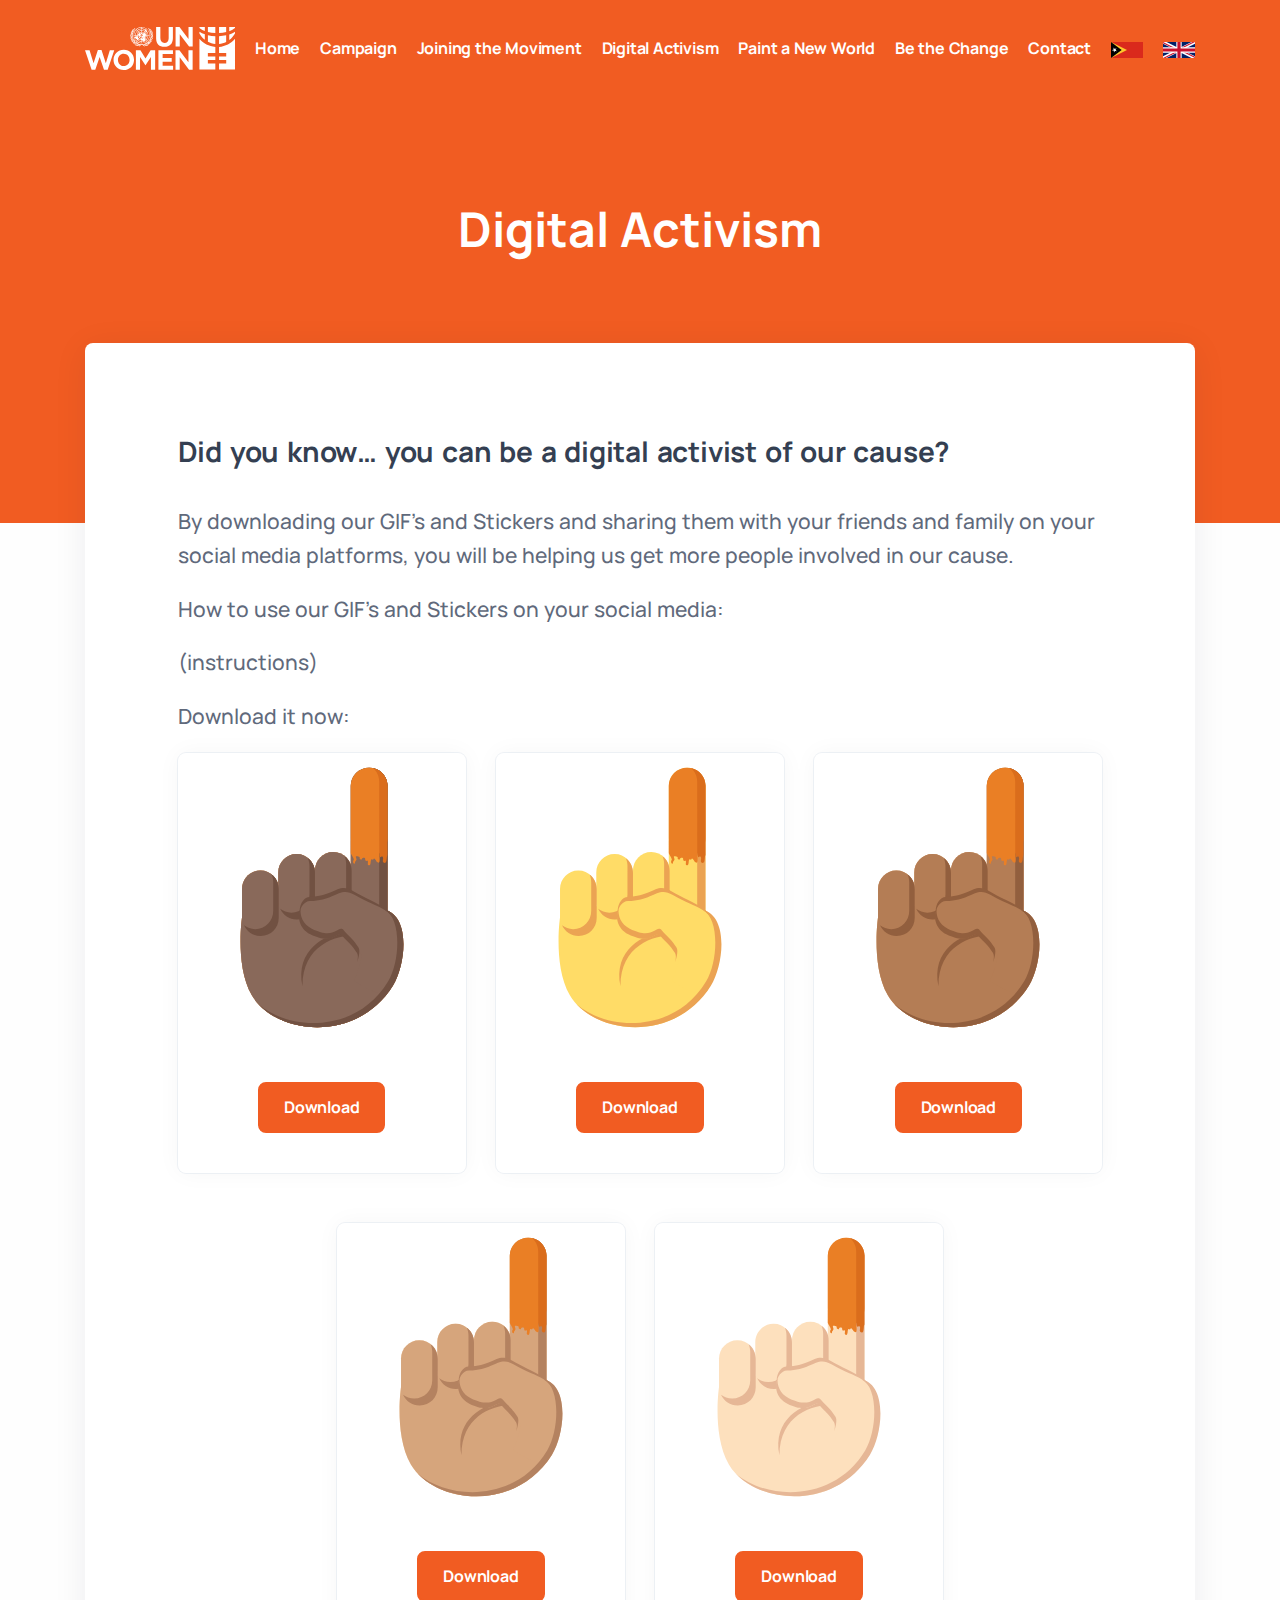
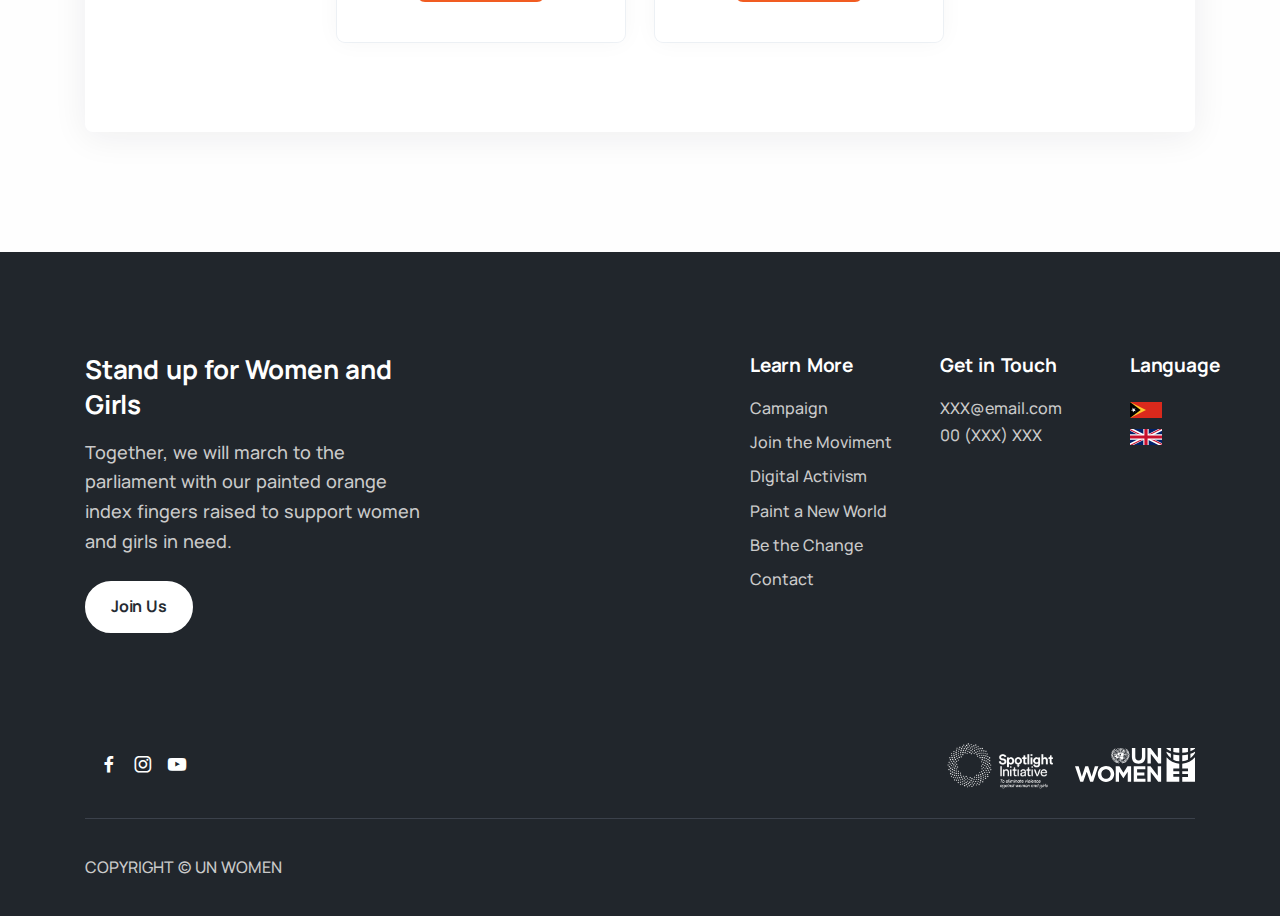
<file: digital-activism.html>
<!DOCTYPE html>
<html lang="en">

<head>
  <meta charset="utf-8">
  <meta name="viewport" content="width=device-width, initial-scale=1.0">
  <meta name="description" content="">
  <meta name="keywords" content="">
  <meta name="author" content="">
  <title>UN WOMAN</title>
  <link rel="shortcut icon" href="./assets/img/favicon.png">
  <link rel="stylesheet" href="./assets/css/plugins.css">
  <link rel="stylesheet" href="./assets/css/style.css">
</head>

<body class="box-layout">
  <div class="content-wrapper bg-light">
    <header class="position-absolute w-100 pt-1">
      <nav class="navbar navbar-expand-lg classic transparent navbar-dark caret-none">
        <div class="container flex-lg-row flex-nowrap align-items-center">
          <div class="navbar-brand w-100">
            <a href="index.html">
              <img src="assets/img/un-women-logo-no-tag-white-en.svg" alt="">
            </a>
          </div>
          <div class="navbar-collapse offcanvas offcanvas-nav offcanvas-start">
            <div class="offcanvas-header d-lg-none">
              <h3 class="text-white fs-30 mb-0"><img src="assets/img/un-women-logo-no-tag-white-en.svg" alt=""></h3>
              <button type="button" class="btn-close btn-close-white" data-bs-dismiss="offcanvas" aria-label="Close"></button>
            </div>
            <div class="offcanvas-body ms-lg-auto d-flex flex-column h-100">
              <ul class="navbar-nav">
                <li class="nav-item">
                  <a class="nav-link" href="index.html">Home</a>
                </li>
                <li class="nav-item">
                  <a class="nav-link" href="campaign.html">Campaign</a>
                </li>
                <li class="nav-item">
                  <a class="nav-link" href="joining-the-moviment.html">Joining the Moviment</a>
                </li>
                <li class="nav-item">
                  <a class="nav-link" href="digital-activism.html">Digital Activism</a>
                </li>
                <li class="nav-item">
                  <a class="nav-link" href="paint-a-new-world.html">Paint a New World</a>
                </li>
                <li class="nav-item">
                  <a class="nav-link" href="be-the-change.html">Be the Change</a>
                </li>
                <li class="nav-item">
                  <a class="nav-link" href="contact.html">Contact</a>
                </li>
                <li class="nav-item">
                  <a class="nav-link" href="#">
                    <img src="assets/img/timor-leste.svg" alt="">
                  </a>                  
                </li>
                <li class="nav-item">
                  <a class="nav-link" href="#">
                    <img src="assets/img/english.svg" alt="">
                  </a>
                </li>
              </ul>
              <!-- /.navbar-nav -->
            </div>
            <!-- /.offcanvas-body -->
          </div>
          <!-- /.navbar-collapse -->
          <div class="navbar-other ms-lg-4">
            <ul class="navbar-nav flex-row align-items-center ms-auto">
              <li class="nav-item d-lg-none">
                <button class="hamburger offcanvas-nav-btn"><span></span></button>
              </li>
            </ul>
            <!-- /.navbar-nav -->
          </div>
          <!-- /.navbar-other -->
        </div>
        <!-- /.container -->
      </nav>
      <!-- /.navbar -->
    </header>
    <!-- /header -->
    <main>
      <section class="wrapper bg-orange">
          <div class="container pt-18 pt-md-20 pb-21 pb-md-21 text-center">
              <div class="row">
                <div class="col-sm-10 col-md-8 col-lg-6 col-xl-6 col-xxl-5 mx-auto">
                  <h1 class="display-1 text-white mb-3">Digital Activism</h1>
                </div>
                <!-- /column -->
              </div>
              <!-- /.row -->
            </div>
            <!-- /.container -->
      </section>
      <!-- /section -->
      <section class="wrapper bg-light">
          <div class="container pb-14 pb-md-16">
              <div class="row">
                  <div class="col mt-n19">
                      <div class="card shadow-lg">
                          <div class="col-10 mx-auto pt-14 pb-14">
                              <h2 class="display-6 pb-5">Did you know… you can be a digital activist of our cause?</h2>
                              <div class="lead fs-lg">
                                  <p>By downloading our GIF’s and Stickers and sharing them with your friends and family on your social media platforms, you will be helping us get more people involved in our cause.</p>
                                  <p>How to use our GIF’s and Stickers on your social media:</p>
                                  <p>(instructions)</p>
                                  <p>Download it now:</p>
                                  <div class="row justify-content-md-center">
                                      <div class="col-4">
                                        <div class="card">
                                          <img class="card-img-top" src="assets/img/NEW EMOJIS_Prancheta 1.svg" alt="" />
                                          <div class="card-body">
                                              <div class="text-center">
                                                <div class="btn btn-primary">Download</div>
                                              </div>
                                          </div>
                                          <!--/.card-body -->
                                        </div>
                                        <!--/.card -->
                                      </div>
                                      <div class="col-4">
                                        <div class="card">
                                          <img class="card-img-top" src="assets/img/NEW EMOJIS_Prancheta 1-1.svg" alt="" />
                                          <div class="card-body">
                                            <div class="text-center">
                                              <div class="btn btn-primary">Download</div>
                                            </div>
                                          </div>
                                          <!--/.card-body -->
                                        </div>
                                        <!--/.card -->
                                      </div>
                                      <div class="col-4">
                                        <div class="card">
                                          <img class="card-img-top" src="assets/img/NEW EMOJIS_Prancheta 1-2.svg" alt="" />
                                          <div class="card-body">
                                            <div class="text-center">
                                              <div class="btn btn-primary">Download</div>
                                            </div>
                                          </div>
                                          <!--/.card-body -->
                                        </div>
                                        <!--/.card -->
                                      </div>
                                  </div>
                                  <!-- /.row -->
                                  <div class="row justify-content-md-center mt-10">
                                    <div class="col-4">
                                      <div class="card">
                                        <img class="card-img-top" src="assets/img/NEW EMOJIS_Prancheta 1-3.svg" alt="" />
                                        <div class="card-body">
                                          <div class="text-center">
                                            <div class="btn btn-primary">Download</div>
                                          </div>
                                        </div>
                                        <!--/.card-body -->
                                      </div>
                                      <!--/.card -->
                                    </div>
                                    <div class="col-4">
                                      <div class="card">
                                        <img class="card-img-top" src="assets/img/NEW EMOJIS_Prancheta 1-4.svg" alt="" />
                                        <div class="card-body">
                                          <div class="text-center">
                                            <div class="btn btn-primary">Download</div>
                                          </div>
                                        </div>
                                        <!--/.card-body -->
                                      </div>
                                      <!--/.card -->
                                    </div>
                                </div>
                                <!-- /.row -->  
                              </div>
                          </div>
                          <!-- /column -->
                      </div>
                      <!-- /.card -->
                    </div>
                    <!-- /column -->
                </div>
                <!-- /.row -->            
          </div>
          <!-- /.container -->
      </section>
      <!-- /section -->
    </main>
  </div>
  <!-- /.content-wrapper -->
  <footer class="bg-dark text-inverse">
    <div class="container pt-13 pt-md-15 pb-7">
      <div class="row gy-6 gy-lg-0">
        <div class="col-md-4">
          <div class="widget">
            <h3 class="h2 mb-3 text-white">Stand up for Women and Girls</h3>
            <p class="lead mb-5">Together, we will march to the parliament with our painted orange index fingers raised to support women and girls in need.</p>
            <a href="joining-the-moviment.html" class="btn btn-white  rounded-pill">Join Us</a>
          </div>
          <!-- /.widget -->
        </div>
        <!-- /column -->
        <div class="col-md-4 offset-md-3 col-lg-2">
          <div class="widget">
            <h4 class="widget-title text-white mb-3">Learn More</h4>
            <ul class="list-unstyled  mb-0">
              <li><a href="campaign.html">Campaign</a></li>
              <li><a href="joining-the-moviment.html">Join the Moviment</a></li>
              <li><a href="digital-activism.html">Digital Activism</a></li>
              <li><a href="paint-a-new-world.html">Paint a New World</a></li>
              <li><a href="be-the-change.html">Be the Change</a></li>
              <li><a href="contact.html">Contact</a></li>
            </ul>
          </div>
          <!-- /.widget -->
        </div>
        <!-- /column -->
        <div class="col-md-4 col-lg-2">
          <div class="widget">
            <h4 class="widget-title text-white mb-3">Get in Touch</h4>
            <a href="mailto:first.last@email.com">XXX@email.com</a><br /> 00 (XXX) XXX
          </div>
          <!-- /.widget -->
        </div>
        <!-- /column -->
        <div class="col-md-1">
          <div class="widget">
            <h4 class="widget-title text-white mb-3">Language</h4>
            <a href="#"><img src="assets/img/timor-leste.svg" alt=""></a><br />
            <a href="#"><img src="assets/img/english.svg" alt=""></a>
          </div>
          <!-- /.widget -->
        </div>
        <!-- /column -->
      </div>
      <!--/.row -->
      <div class="d-md-flex align-items-center justify-content-between mt-md-15">
        <nav class="nav social social-white text-md-end">
          <a href="#"><i class="uil uil-facebook-f"></i></a>
          <a href="#"><i class="uil uil-instagram"></i></a>
          <a href="#"><i class="uil uil-youtube"></i></a>
        </nav>
        <div class="footer-logos gap-3 d-flex flex-row flex-wrap align-items-center">
          <img src="assets/img/spotlight-initiative-white.webp" alt="">
          <a href="index.html"><img src="assets/img/un-women-logo-no-tag-white-en.svg" alt=""></a>
        </div>
        <!-- /.social -->
      </div>
      <hr class="mt-13 mt-md-4 mb-7" />
      <p class="mb-2 mb-lg-0 text-right">COPYRIGHT © UN WOMEN</p>
    </div>
    <!-- /.container -->
  </footer>
  
  <script src="./assets/js/plugins.js"></script>
  <script src="./assets/js/theme.js"></script>
</body>

</html>
</file>
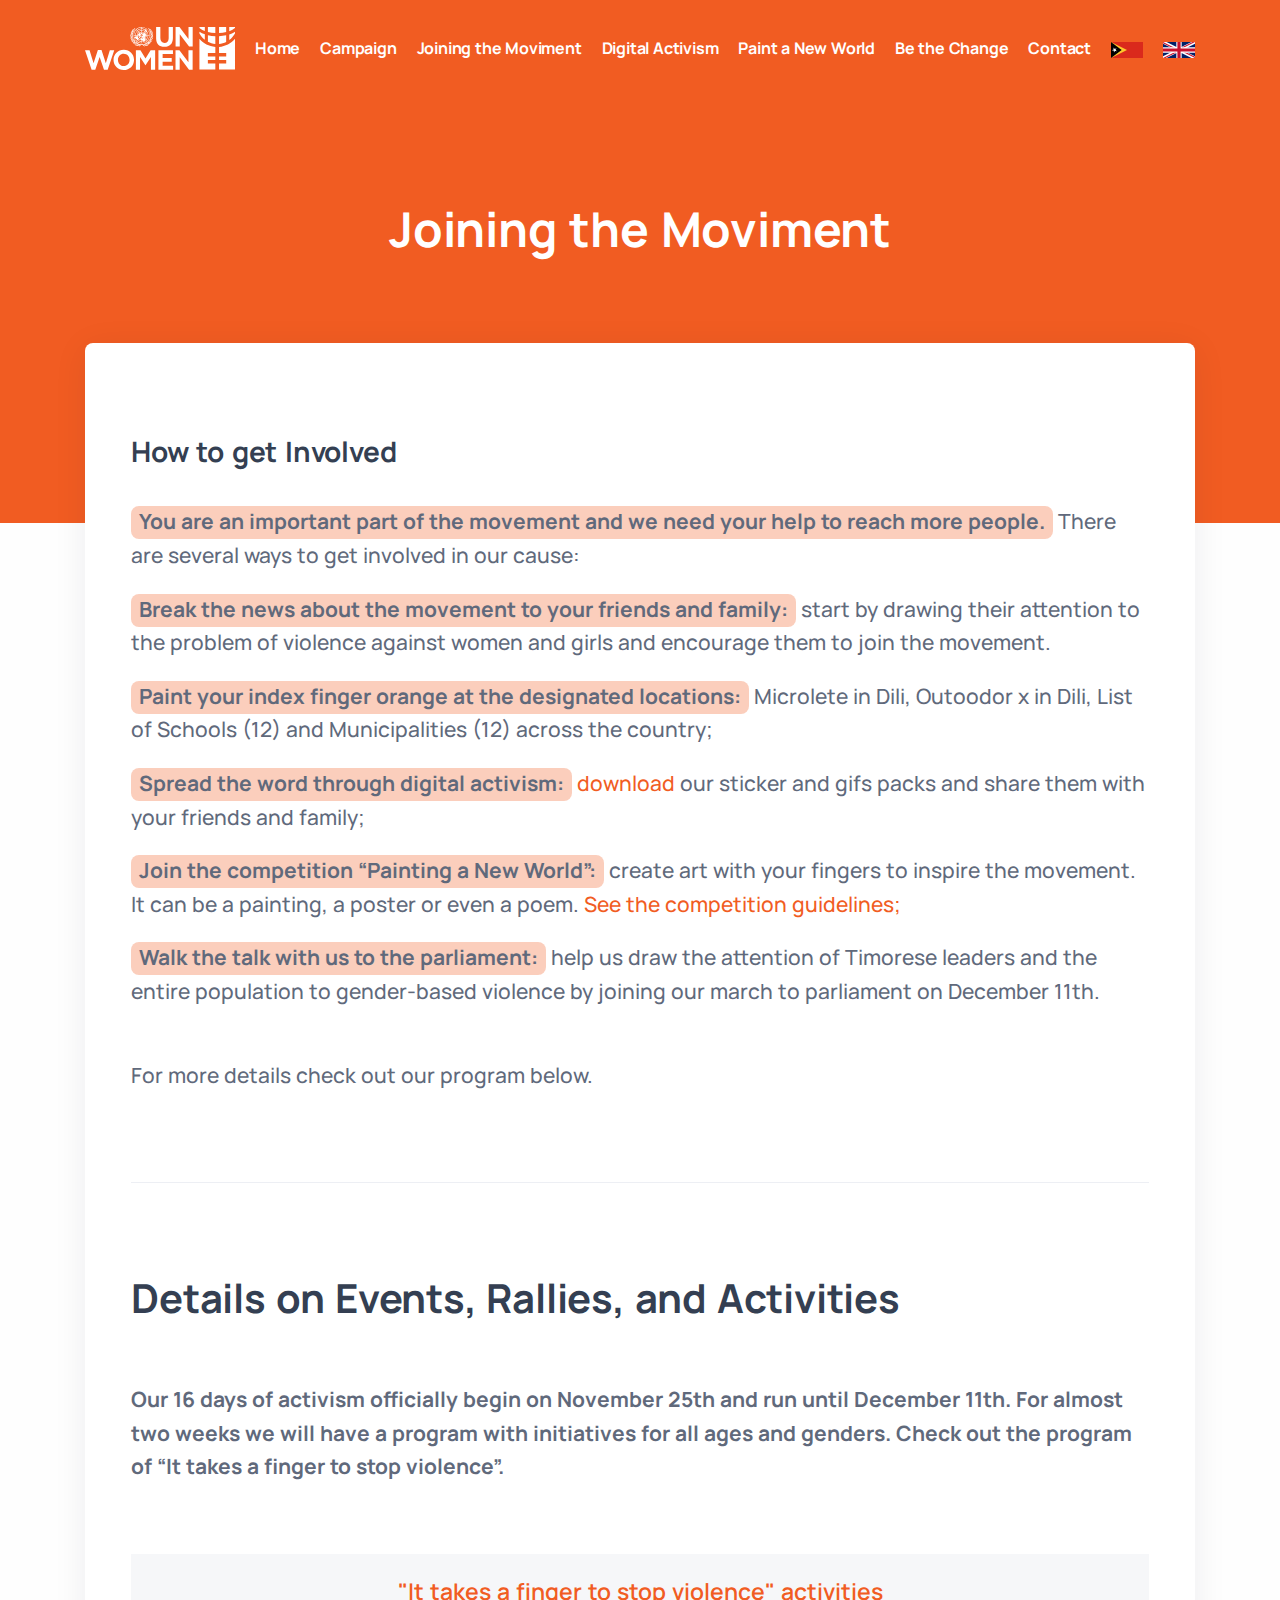
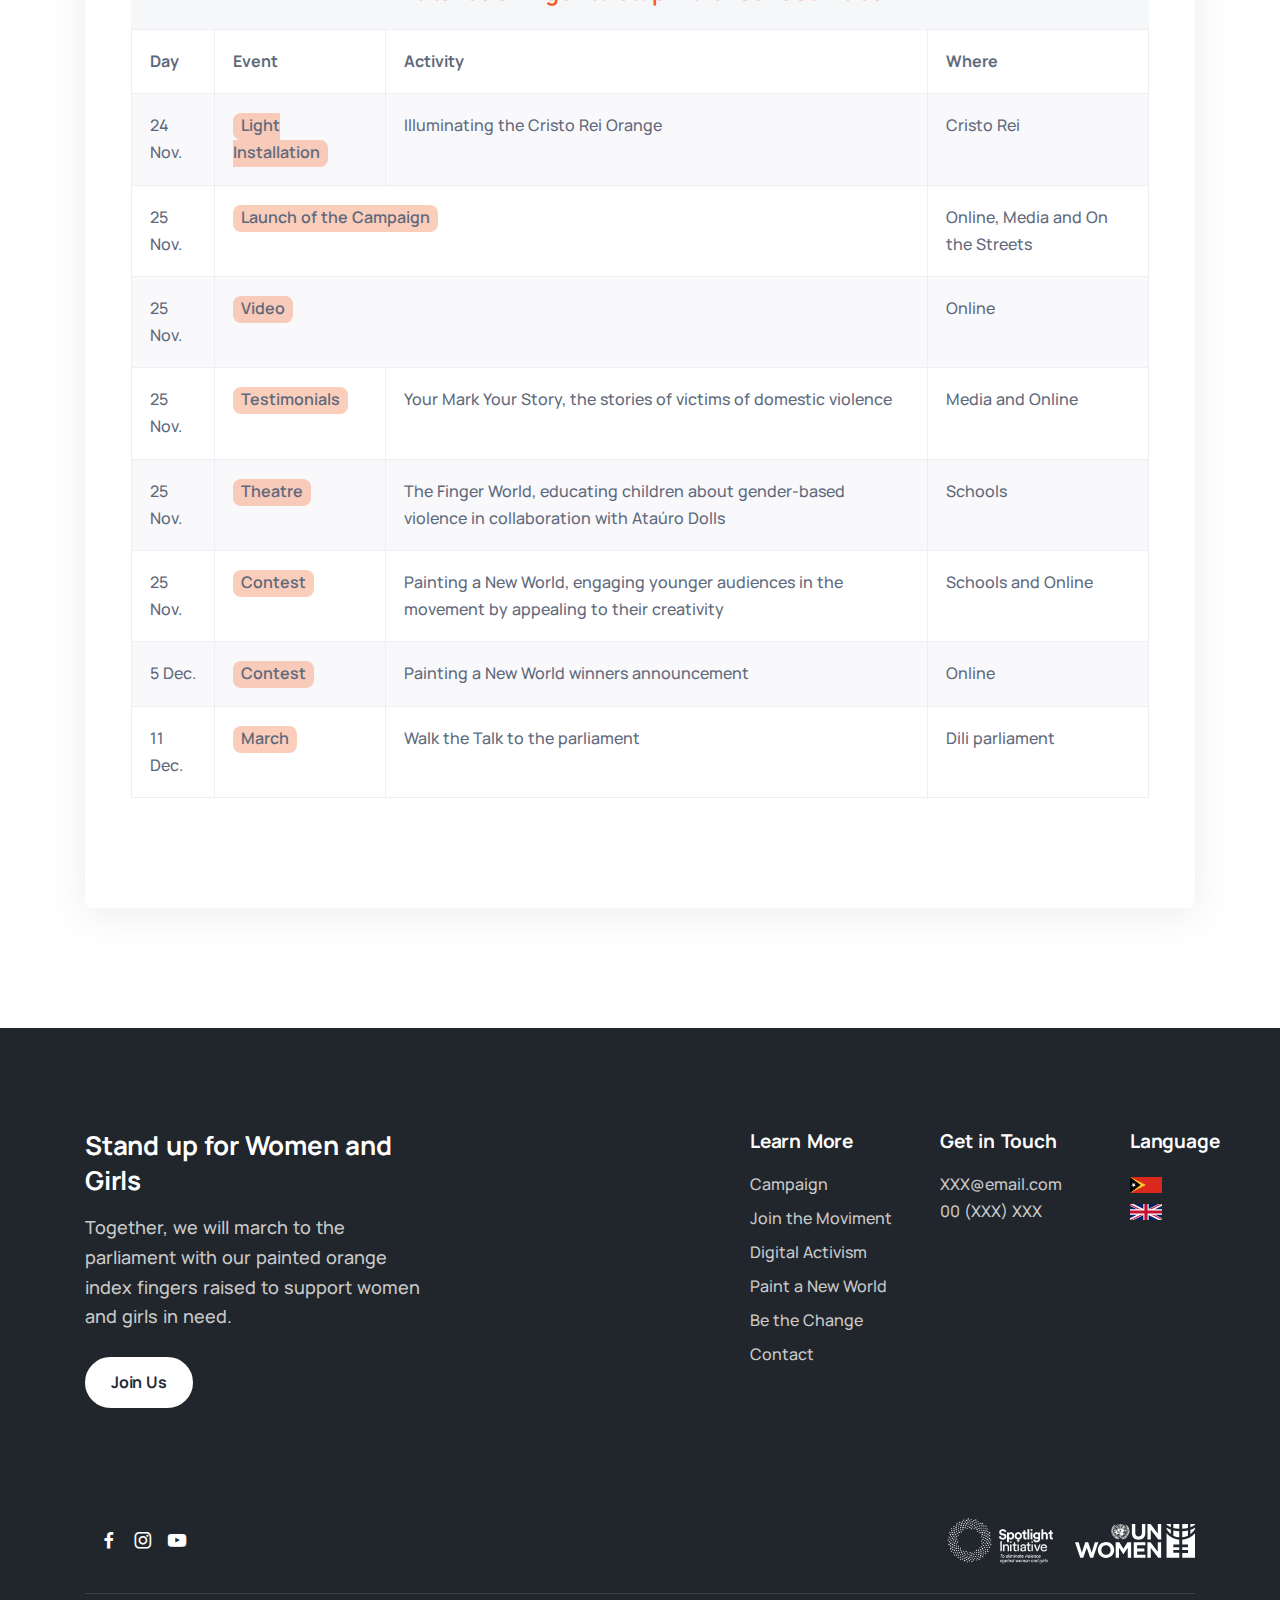
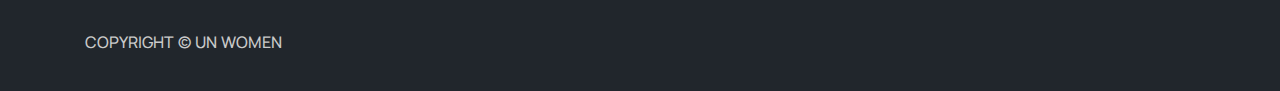
<file: joining-the-moviment.html>
<!DOCTYPE html>
<html lang="en">

<head>
  <meta charset="utf-8">
  <meta name="viewport" content="width=device-width, initial-scale=1.0">
  <meta name="description" content="">
  <meta name="keywords" content="">
  <meta name="author" content="">
  <title>UN WOMAN</title>
  <link rel="shortcut icon" href="./assets/img/favicon.png">
  <link rel="stylesheet" href="./assets/css/plugins.css">
  <link rel="stylesheet" href="./assets/css/style.css">
</head>

<body class="box-layout">
  <div class="content-wrapper bg-light">
    <header class="position-absolute w-100 pt-1">
      <nav class="navbar navbar-expand-lg classic transparent navbar-dark caret-none">
        <div class="container flex-lg-row flex-nowrap align-items-center">
          <div class="navbar-brand w-100">
            <a href="index.html">
              <img src="assets/img/un-women-logo-no-tag-white-en.svg" alt="">
            </a>
          </div>
          <div class="navbar-collapse offcanvas offcanvas-nav offcanvas-start">
            <div class="offcanvas-header d-lg-none">
              <h3 class="text-white fs-30 mb-0"><img src="assets/img/un-women-logo-no-tag-white-en.svg" alt=""></h3>
              <button type="button" class="btn-close btn-close-white" data-bs-dismiss="offcanvas" aria-label="Close"></button>
            </div>
            <div class="offcanvas-body ms-lg-auto d-flex flex-column h-100">
              <ul class="navbar-nav">
                <li class="nav-item">
                  <a class="nav-link" href="index.html">Home</a>
                </li>
                <li class="nav-item">
                  <a class="nav-link" href="campaign.html">Campaign</a>
                </li>
                <li class="nav-item">
                  <a class="nav-link" href="joining-the-moviment.html">Joining the Moviment</a>
                </li>
                <li class="nav-item">
                  <a class="nav-link" href="digital-activism.html">Digital Activism</a>
                </li>
                <li class="nav-item">
                  <a class="nav-link" href="paint-a-new-world.html">Paint a New World</a>
                </li>
                <li class="nav-item">
                  <a class="nav-link" href="be-the-change.html">Be the Change</a>
                </li>
                <li class="nav-item">
                  <a class="nav-link" href="contact.html">Contact</a>
                </li>
                <li class="nav-item">
                  <a class="nav-link" href="#">
                    <img src="assets/img/timor-leste.svg" alt="">
                  </a>                  
                </li>
                <li class="nav-item">
                  <a class="nav-link" href="#">
                    <img src="assets/img/english.svg" alt="">
                  </a>
                </li>
              </ul>
              <!-- /.navbar-nav -->
            </div>
            <!-- /.offcanvas-body -->
          </div>
          <!-- /.navbar-collapse -->
          <div class="navbar-other ms-lg-4">
            <ul class="navbar-nav flex-row align-items-center ms-auto">
              <li class="nav-item d-lg-none">
                <button class="hamburger offcanvas-nav-btn"><span></span></button>
              </li>
            </ul>
            <!-- /.navbar-nav -->
          </div>
          <!-- /.navbar-other -->
        </div>
        <!-- /.container -->
      </nav>
      <!-- /.navbar -->
    </header>
    <!-- /header -->
    <main>
      <section class="wrapper bg-orange">
          <div class="container pt-18 pt-md-20 pb-21 pb-md-21 text-center">
              <div class="row">
                <div class="col-sm-10 col-md-8 col-lg-6 col-xl-6 col-xxl-5 mx-auto">
                  <h1 class="display-1 text-white mb-3">Joining the Moviment</h1>
                </div>
                <!-- /column -->
              </div>
              <!-- /.row -->
            </div>
            <!-- /.container -->
      </section>
      <!-- /section -->
      <section class="wrapper bg-light">
          <div class="container pb-14 pb-md-16">
            <div class="row">
              <div class="col mt-n19">
                <div class="card shadow-lg">
                  <div class="col-11 mx-auto pt-14 pb-14">
                      <h2 class="display-6 pb-5">How to get Involved</h2>
                      <div class="lead fs-lg">
                        <p><strong><mark>You are an important part of the movement and we need your help to reach more people.</mark></strong> There are several ways to get involved in our cause:</p>                    
                        <p><strong><mark>Break the news about the movement to your friends and family:</mark></strong> start by drawing their attention to the problem of violence against women and girls and encourage them to join the movement.</p>
                        <p><strong><mark>Paint your index finger orange at the designated locations:</mark></strong> Microlete in Dili, Outoodor x in Dili, List of Schools (12) and Municipalities (12) across the country;</p>
                        <p><strong><mark>Spread the word through digital activism:</mark></strong> <a href="digital-activism.html">download</a> our sticker and gifs packs and share them with your friends and family;</p>
                        <p><strong><mark>Join the competition “Painting a New World”:</mark></strong> create art with your fingers to inspire the movement. It can be a painting, a poster or even a poem. <a href="paint-a-new-world.html">See the competition guidelines;</a></p>
                        <p><strong><mark>Walk the talk with us to the parliament:</mark></strong>  help us draw the attention of Timorese leaders and the entire population to gender-based violence by joining our march to parliament on December 11th. </p>
                        <p class="mt-10">For more details check out our program below.</p>
                        <hr>
                      </div>
                      <h2 class="display-3 pb-10">Details on Events, Rallies, and Activities</h2>
                      <div class="lead fs-lg pb-10">
                        <p><strong>Our 16 days of activism officially begin on November 25th and run until December 11th. For almost two weeks we will have a program with initiatives for all ages and genders. Check out the program of “It takes a finger to stop violence”.</strong></p>                 
                      </div>                   
                      <div class="table-container">
                        <table class="table table-striped table-bordered">
                          <caption class="fw-semibold text-black bg-gray fs-23 text-center text-primary">"It takes a finger to stop violence" activities</caption>
                          <thead role="rowheader">
                            <tr>
                              <th role="columnheader" aria-sort="none" scope="col">Day</th>
                              <th role="columnheader" aria-sort="none" scope="col">Event</th>
                              <th role="columnheader" aria-sort="none" scope="col">Activity</th>
                              <th role="columnheader" aria-sort="none" scope="col">Where</th>
                            </tr>                    
                          </thead>
                          <tbody role="rowgroup">
                            <tr role="row">
                              <td role="cell" data-cell="day" scope="row">24 Nov.</td>
                              <td role="cell" data-cell="event" class="fw-semibold"><mark>Light Installation</mark></td>
                              <td role="cell" data-cell="activity">Illuminating the Cristo Rei Orange</td>
                              <td role="cell" data-cell="where">Cristo Rei</td>
                            </tr>
                            <tr role="row">
                              <td role="cell" data-cell="day" scope="row">25 Nov.</td>
                              <td role="cell" data-cell="event" class="fw-semibold" colspan="2"><mark>Launch of the Campaign</mark></td>
                              <td role="cell" data-cell="where">Online, Media and On the Streets</td>
                            </tr>
                            <tr role="row">
                              <td role="cell" data-cell="day" scope="row">25 Nov.</td>
                              <td role="cell" data-cell="event" class="fw-semibold" colspan="2"><mark>Video</mark></td>
                              <td role="cell" data-cell="where">Online</td>
                            </tr>
                            <tr role="row">
                              <td role="cell" data-cell="day" scope="row">25 Nov.</td>
                              <td role="cell" data-cell="event" class="fw-semibold"><mark>Testimonials</mark></td>
                              <td role="cell" data-cell="activity">Your Mark Your Story, the stories of victims of domestic violence</td>
                              <td role="cell" data-cell="where">Media and Online</td>
                            </tr>
                            <tr role="row">
                              <td role="cell" data-cell="day" scope="row">25 Nov.</td>
                              <td role="cell" data-cell="event" class="fw-semibold"><mark>Theatre</mark></td>
                              <td role="cell" data-cell="activity">The Finger World, educating children about gender-based violence in collaboration with Ataúro Dolls</td>
                              <td role="cell" data-cell="where">Schools</td>
                            </tr>
                            <tr role="row">
                              <td role="cell" data-cell="day" scope="row">25 Nov.</td>
                              <td role="cell" data-cell="event" class="fw-semibold"><mark>Contest</mark></td>
                              <td role="cell" data-cell="activity">Painting a New World, engaging younger audiences in the movement by appealing to their creativity</td>
                              <td role="cell" data-cell="where">Schools and Online</td>
                            </tr>
                            <tr role="row">
                              <td role="cell" data-cell="december" scope="row">5 Dec.</td>
                              <td role="cell" data-cell="event" class="fw-semibold"><mark>Contest</mark></td>
                              <td role="cell" data-cell="activity">Painting a New World winners announcement</td>
                              <td role="cell" data-cell="where">Online</td>
                            </tr>
                            <tr role="row">
                              <td role="cell" data-cell="december" scope="row">11 Dec.</td>
                              <td role="cell" data-cell="event" class="fw-semibold"><mark>March</mark></td>
                              <td role="cell" data-cell="activity">Walk the Talk to the parliament</td>
                              <td role="cell" data-cell="where">Dili parliament</td>
                            </tr>                         
                          </tbody>
                        </table>
                      </div>
                      <!-- table -->
                    </div>
                    <!-- /column -->
                </div>
                <!-- /.card -->
              </div>
              <!-- /column -->
            </div>
            <!-- /.row -->
          </div>
          <!-- /.container -->
      </section>
        <!-- /section -->
    </main>
  </div>
  <!-- /.content-wrapper -->
  <footer class="bg-dark text-inverse">
    <div class="container pt-13 pt-md-15 pb-7">
      <div class="row gy-6 gy-lg-0">
        <div class="col-md-4">
          <div class="widget">
            <h3 class="h2 mb-3 text-white">Stand up for Women and Girls</h3>
            <p class="lead mb-5">Together, we will march to the parliament with our painted orange index fingers raised to support women and girls in need.</p>
            <a href="joining-the-moviment.html" class="btn btn-white  rounded-pill">Join Us</a>
          </div>
          <!-- /.widget -->
        </div>
        <!-- /column -->
        <div class="col-md-4 offset-md-3 col-lg-2">
          <div class="widget">
            <h4 class="widget-title text-white mb-3">Learn More</h4>
            <ul class="list-unstyled  mb-0">
              <li><a href="campaign.html">Campaign</a></li>
              <li><a href="joining-the-moviment.html">Join the Moviment</a></li>
              <li><a href="digital-activism.html">Digital Activism</a></li>
              <li><a href="paint-a-new-world.html">Paint a New World</a></li>
              <li><a href="be-the-change.html">Be the Change</a></li>
              <li><a href="contact.html">Contact</a></li>
            </ul>
          </div>
          <!-- /.widget -->
        </div>
        <!-- /column -->
        <div class="col-md-4 col-lg-2">
          <div class="widget">
            <h4 class="widget-title text-white mb-3">Get in Touch</h4>
            <a href="mailto:first.last@email.com">XXX@email.com</a><br /> 00 (XXX) XXX
          </div>
          <!-- /.widget -->
        </div>
        <!-- /column -->
        <div class="col-md-1">
          <div class="widget">
            <h4 class="widget-title text-white mb-3">Language</h4>
            <a href="#"><img src="assets/img/timor-leste.svg" alt=""></a><br />
            <a href="#"><img src="assets/img/english.svg" alt=""></a>
          </div>
          <!-- /.widget -->
        </div>
        <!-- /column -->
      </div>
      <!--/.row -->
      <div class="d-md-flex align-items-center justify-content-between mt-md-15">
        <nav class="nav social social-white text-md-end">
          <a href="#"><i class="uil uil-facebook-f"></i></a>
          <a href="#"><i class="uil uil-instagram"></i></a>
          <a href="#"><i class="uil uil-youtube"></i></a>
        </nav>
        <div class="footer-logos gap-3 d-flex flex-row flex-wrap align-items-center">
          <img src="assets/img/spotlight-initiative-white.webp" alt="">
          <a href="index.html"><img src="assets/img/un-women-logo-no-tag-white-en.svg" alt=""></a>
        </div>
        <!-- /.social -->
      </div>
      <hr class="mt-13 mt-md-4 mb-7" />
      <p class="mb-2 mb-lg-0 text-right">COPYRIGHT © UN WOMEN</p>
    </div>
    <!-- /.container -->
  </footer>
  
  <script src="./assets/js/plugins.js"></script>
  <script src="./assets/js/theme.js"></script>
</body>

</html>
</file>
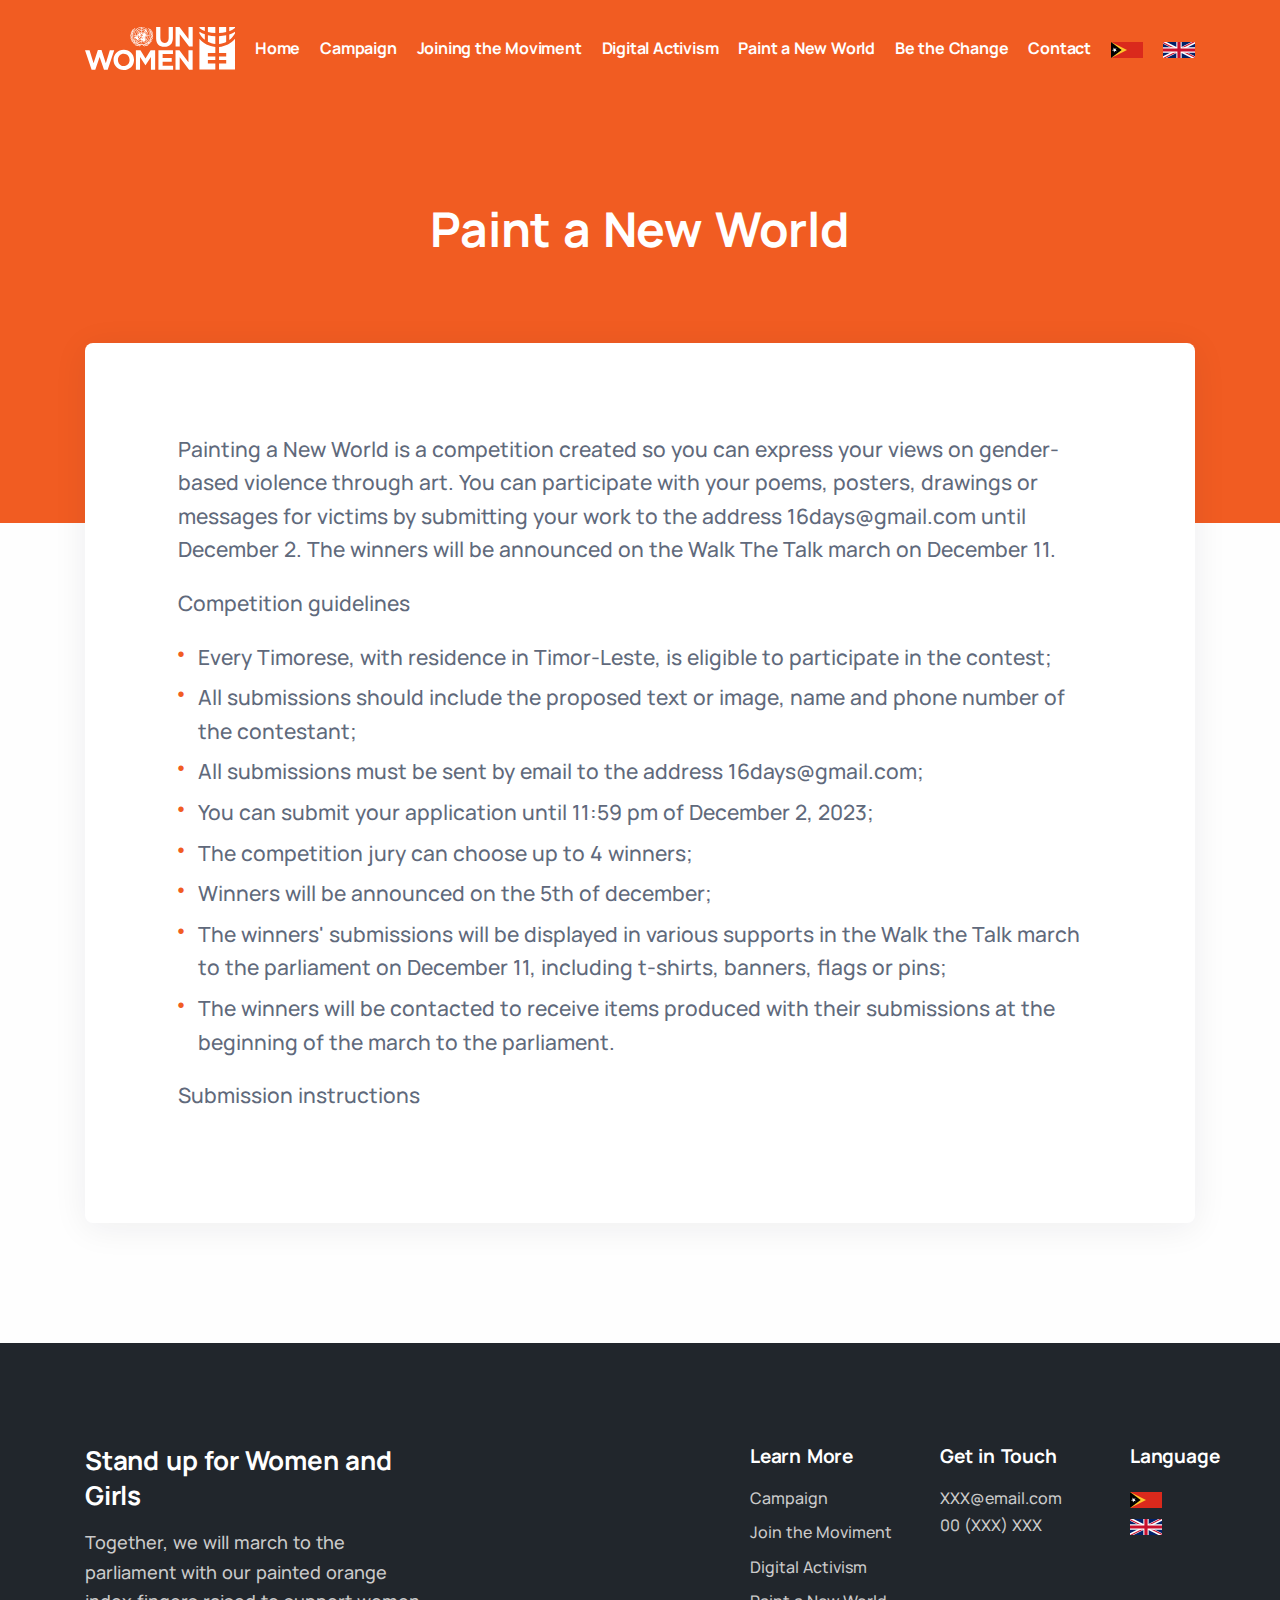
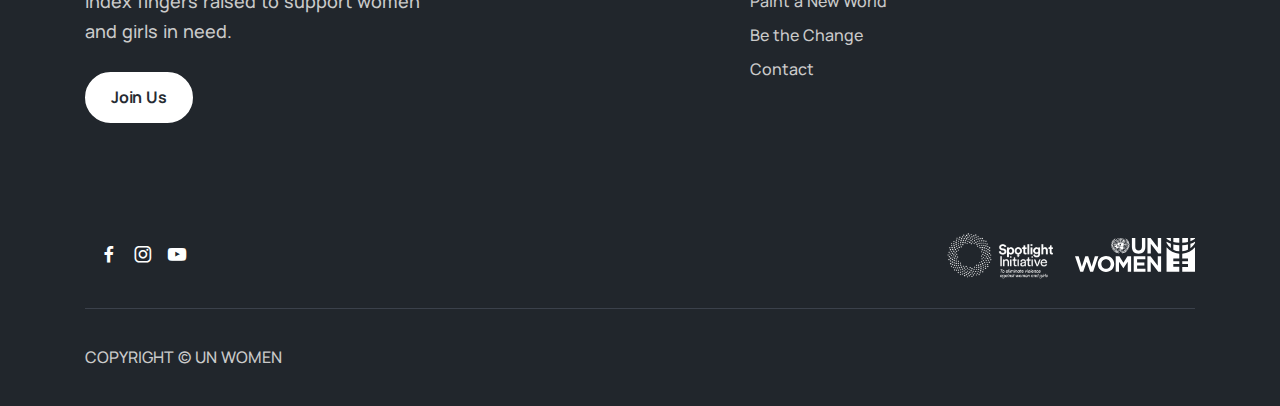
<file: paint-a-new-world.html>
<!DOCTYPE html>
<html lang="en">

<head>
  <meta charset="utf-8">
  <meta name="viewport" content="width=device-width, initial-scale=1.0">
  <meta name="description" content="">
  <meta name="keywords" content="">
  <meta name="author" content="">
  <title>UN WOMAN</title>
  <link rel="shortcut icon" href="./assets/img/favicon.png">
  <link rel="stylesheet" href="./assets/css/plugins.css">
  <link rel="stylesheet" href="./assets/css/style.css">
</head>

<body class="box-layout">
  <div class="content-wrapper bg-light">
    <header class="position-absolute w-100 pt-1">
      <nav class="navbar navbar-expand-lg classic transparent navbar-dark caret-none">
        <div class="container flex-lg-row flex-nowrap align-items-center">
          <div class="navbar-brand w-100">
            <a href="index.html">
              <img src="assets/img/un-women-logo-no-tag-white-en.svg" alt="">
            </a>
          </div>
          <div class="navbar-collapse offcanvas offcanvas-nav offcanvas-start">
            <div class="offcanvas-header d-lg-none">
              <h3 class="text-white fs-30 mb-0"><img src="assets/img/un-women-logo-no-tag-white-en.svg" alt=""></h3>
              <button type="button" class="btn-close btn-close-white" data-bs-dismiss="offcanvas" aria-label="Close"></button>
            </div>
            <div class="offcanvas-body ms-lg-auto d-flex flex-column h-100">
              <ul class="navbar-nav">
                <li class="nav-item">
                  <a class="nav-link" href="index.html">Home</a>
                </li>
                <li class="nav-item">
                  <a class="nav-link" href="campaign.html">Campaign</a>
                </li>
                <li class="nav-item">
                  <a class="nav-link" href="joining-the-moviment.html">Joining the Moviment</a>
                </li>
                <li class="nav-item">
                  <a class="nav-link" href="digital-activism.html">Digital Activism</a>
                </li>
                <li class="nav-item">
                  <a class="nav-link" href="paint-a-new-world.html">Paint a New World</a>
                </li>
                <li class="nav-item">
                  <a class="nav-link" href="be-the-change.html">Be the Change</a>
                </li>
                <li class="nav-item">
                  <a class="nav-link" href="contact.html">Contact</a>
                </li>
                <li class="nav-item">
                  <a class="nav-link" href="#">
                    <img src="assets/img/timor-leste.svg" alt="">
                  </a>                  
                </li>
                <li class="nav-item">
                  <a class="nav-link" href="#">
                    <img src="assets/img/english.svg" alt="">
                  </a>
                </li>
              </ul>
              <!-- /.navbar-nav -->
            </div>
            <!-- /.offcanvas-body -->
          </div>
          <!-- /.navbar-collapse -->
          <div class="navbar-other ms-lg-4">
            <ul class="navbar-nav flex-row align-items-center ms-auto">
              <li class="nav-item d-lg-none">
                <button class="hamburger offcanvas-nav-btn"><span></span></button>
              </li>
            </ul>
            <!-- /.navbar-nav -->
          </div>
          <!-- /.navbar-other -->
        </div>
        <!-- /.container -->
      </nav>
      <!-- /.navbar -->
    </header>
    <!-- /header -->
    <main>
      <section class="wrapper bg-orange">
          <div class="container pt-18 pt-md-20 pb-21 pb-md-21 text-center">
              <div class="row">
                <div class="col-sm-10 col-md-8 col-lg-6 col-xl-6 col-xxl-5 mx-auto">
                  <h1 class="display-1 text-white mb-3">Paint a New World</h1>
                </div>
                <!-- /column -->
              </div>
              <!-- /.row -->
            </div>
            <!-- /.container -->
      </section>
      <!-- /section -->
      <section class="wrapper bg-light">
        <div class="container pb-14 pb-md-16">
          <div class="row">
            <div class="col mt-n19">
              <div class="card shadow-lg">
                <div class="col-10 mx-auto pt-14 pb-14">
                    <div class="lead fs-lg">
                      <p>Painting a New World is a competition created so you can express your views on gender-based violence through art. You can participate with your poems, posters, drawings or messages for victims by submitting your work to the address 16days@gmail.com until December 2. The winners will be announced on the Walk The Talk march on December 11.</p>
                      <p>Competition guidelines</p>
                      <ul class="unordered-list bullet-primary">
                        <li>Every Timorese, with residence in Timor-Leste, is eligible to participate in the contest;</li>
                        <li>All submissions should include the proposed text or image, name and phone number of the contestant;</li>
                        <li>All submissions must be sent by email to the address 16days@gmail.com;</li>
                        <li>You can submit your application until 11:59 pm of December 2, 2023;</li>
                        <li>The competition jury can choose up to 4 winners;</li>
                        <li>Winners will be announced on the 5th of december;</li>
                        <li>The winners' submissions will be displayed in various supports in the Walk the Talk march to the parliament on December 11, including t-shirts, banners, flags or pins;</li>
                        <li>The winners will be contacted to receive items produced with their submissions at the beginning of the march to the parliament.</li>
                      </ul>
                      <p>Submission instructions</p>      

                    </div>                                 
                    
                  </div>
                  <!-- /column -->
              </div>
              <!-- /.card -->
            </div>
            <!-- /column -->
          </div>
          <!-- /.row -->
        </div>
        <!-- /.container -->
      </section>
      <!-- /section -->
    </main>
  </div>
  <!-- /.content-wrapper -->
  <footer class="bg-dark text-inverse">
    <div class="container pt-13 pt-md-15 pb-7">
      <div class="row gy-6 gy-lg-0">
        <div class="col-md-4">
          <div class="widget">
            <h3 class="h2 mb-3 text-white">Stand up for Women and Girls</h3>
            <p class="lead mb-5">Together, we will march to the parliament with our painted orange index fingers raised to support women and girls in need.</p>
            <a href="joining-the-moviment.html" class="btn btn-white  rounded-pill">Join Us</a>
          </div>
          <!-- /.widget -->
        </div>
        <!-- /column -->
        <div class="col-md-4 offset-md-3 col-lg-2">
          <div class="widget">
            <h4 class="widget-title text-white mb-3">Learn More</h4>
            <ul class="list-unstyled  mb-0">
              <li><a href="campaign.html">Campaign</a></li>
              <li><a href="joining-the-moviment.html">Join the Moviment</a></li>
              <li><a href="digital-activism.html">Digital Activism</a></li>
              <li><a href="paint-a-new-world.html">Paint a New World</a></li>
              <li><a href="be-the-change.html">Be the Change</a></li>
              <li><a href="contact.html">Contact</a></li>
            </ul>
          </div>
          <!-- /.widget -->
        </div>
        <!-- /column -->
        <div class="col-md-4 col-lg-2">
          <div class="widget">
            <h4 class="widget-title text-white mb-3">Get in Touch</h4>
            <a href="mailto:first.last@email.com">XXX@email.com</a><br /> 00 (XXX) XXX
          </div>
          <!-- /.widget -->
        </div>
        <!-- /column -->
        <div class="col-md-1">
          <div class="widget">
            <h4 class="widget-title text-white mb-3">Language</h4>
            <a href="#"><img src="assets/img/timor-leste.svg" alt=""></a><br />
            <a href="#"><img src="assets/img/english.svg" alt=""></a>
          </div>
          <!-- /.widget -->
        </div>
        <!-- /column -->
      </div>
      <!--/.row -->
      <div class="d-md-flex align-items-center justify-content-between mt-md-15">
        <nav class="nav social social-white text-md-end">
          <a href="#"><i class="uil uil-facebook-f"></i></a>
          <a href="#"><i class="uil uil-instagram"></i></a>
          <a href="#"><i class="uil uil-youtube"></i></a>
        </nav>
        <div class="footer-logos gap-3 d-flex flex-row flex-wrap align-items-center">
          <img src="assets/img/spotlight-initiative-white.webp" alt="">
          <a href="index.html"><img src="assets/img/un-women-logo-no-tag-white-en.svg" alt=""></a>
        </div>
        <!-- /.social -->
      </div>
      <hr class="mt-13 mt-md-4 mb-7" />
      <p class="mb-2 mb-lg-0 text-right">COPYRIGHT © UN WOMEN</p>
    </div>
    <!-- /.container -->
  </footer>
  
  <script src="./assets/js/plugins.js"></script>
  <script src="./assets/js/theme.js"></script>
</body>

</html>
</file>
